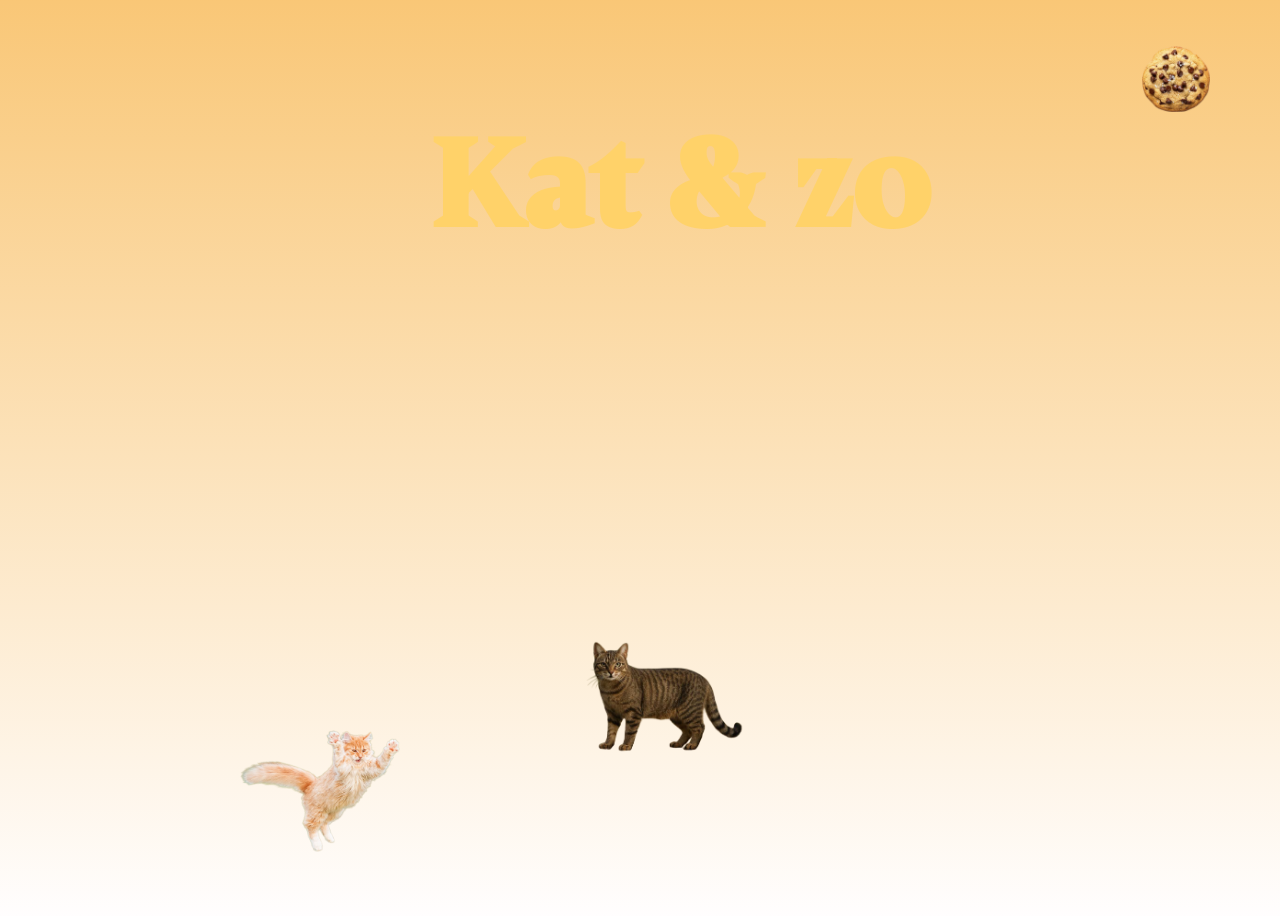
<file: index.html>
<!doctype html>
<html lang="nl">
  <head>
    <meta charset="UTF-8" />
    <meta name="viewport" content="width=device-width, initial-scale=1.0" />
    <meta name="author" content="jouw naam" />
    <meta name="color-scheme" content="dark light" />

    <title>Digital garden van Casper de Graaff</title>
    <link rel="stylesheet" href="assets/style/normal.css" />
    <script src="./script.js" defer></script>

    <!-- Importeer het webring component, voeg jouw eigen domein toe in data-page -->
    <script
      data-page="https://example.com"
      src="http://digitaaltuintje.nl/webring.js"
      defer
    ></script>
    <link rel="icon" href="assets/images/favicon.ico" />
  </head>

  <body class="home">
    <main>
      <header>
        <h1 class="home-h1">Kat & zo</h1>
   
      </header>

      <!-- https://www.youtube.com/watch?v=GH1N2m75eE4 Aria uitleg -->

      <button commandfor="mydialog" command="show-modal">
        <img src="assets/images/Cookie.png" alt="Knop naar cookies" />
      </button>

      <dialog id="mydialog">
        <form method="dialog">
          <p>
            Omdat deze website github gebruikt moeten we deze gegevens
            verzamelen voor <em>microsoft</em> dit is standaard.
          </p>
          <ul>
            <li>
              Uw <em> IP-adres </em> en ongeveer <em> locatie </em> afgeleid
              hieruit Browser
            </li>
            <li>Welk <em>apparaat</em> u gebruikt</li>
            <li>Uw <em>besturingssysteem</em> en technische identificaties</li>
            <li>Uw Opgevraagde URL's/pagina's die u gebruikt</li>
            <li>
              <em
                >Interactie- en gebruiksgegevens Prestatie, beveiligings- en
                foutgegevens Cookies </em
              >, vooral als je bent ingelogd bij GitHub of toestemming geeft
              voor extra analysecookies.
            </li>
          </ul>
          <button
            class="accepteer-knop"
            onclick="setCookie()"
            aria-label="Accepteer cookies"
          >
            Accepteer cookies
          </button>
          <a
            class="weiger-knop"
            href="https://www.google.com"
            aria-label="Weiger cookies"
          >
            Weiger cookies</a
          >
        </form>
      </dialog>
      <a class="kat-link" href="Waarom_een_kat.html">
        <img
          src="assets/images/Domestic-Cat.png"
          alt="Knop naar 'blog' over kat"
        />
      </a>
      <a
        class="spring-kat-link-naar-muziek"
        href="oefeningen/Presentation/Sprint3_liedTekst/Muziek_typografie_interpitatie.html"
      >
        <img
          src="assets/images/Kat-spring.png"
          alt="Knop naar muziektekst interpitatie"
        />
      </a>
    </main>
  </body>
</html>
</file>
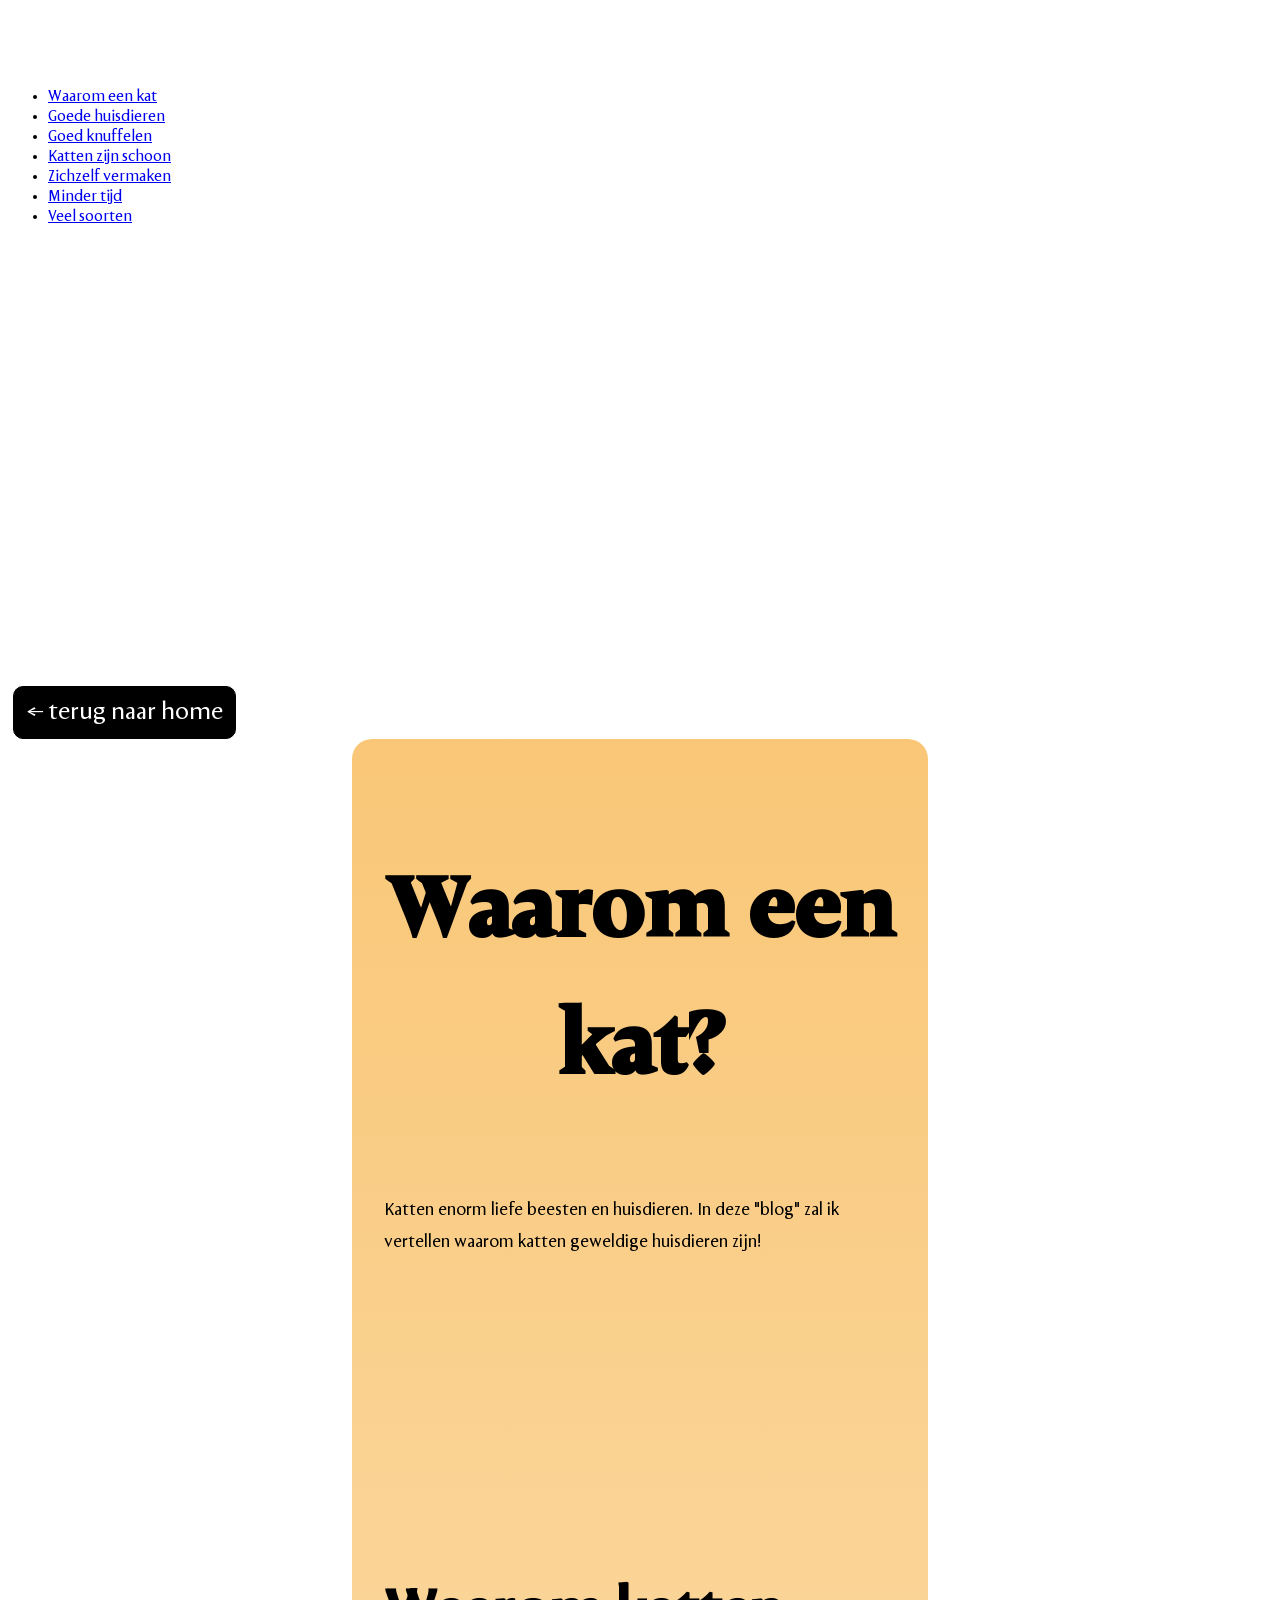
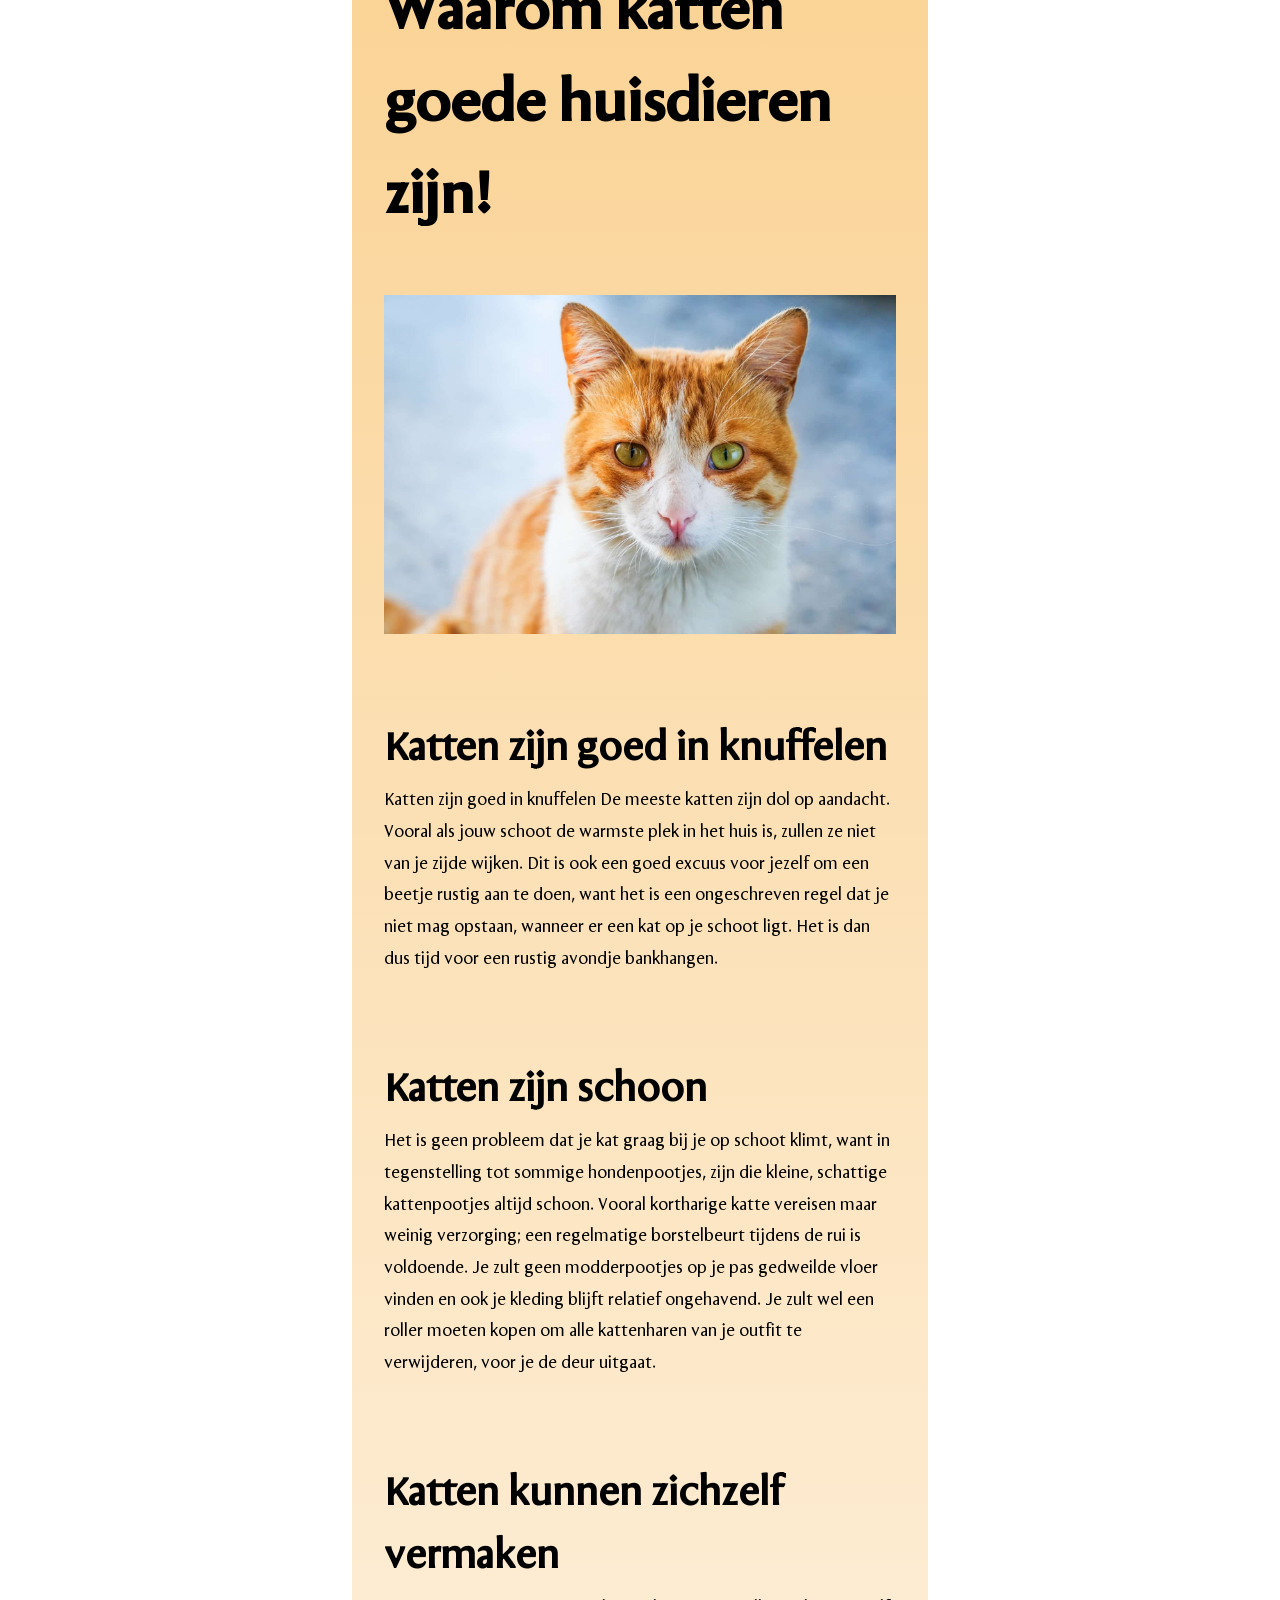
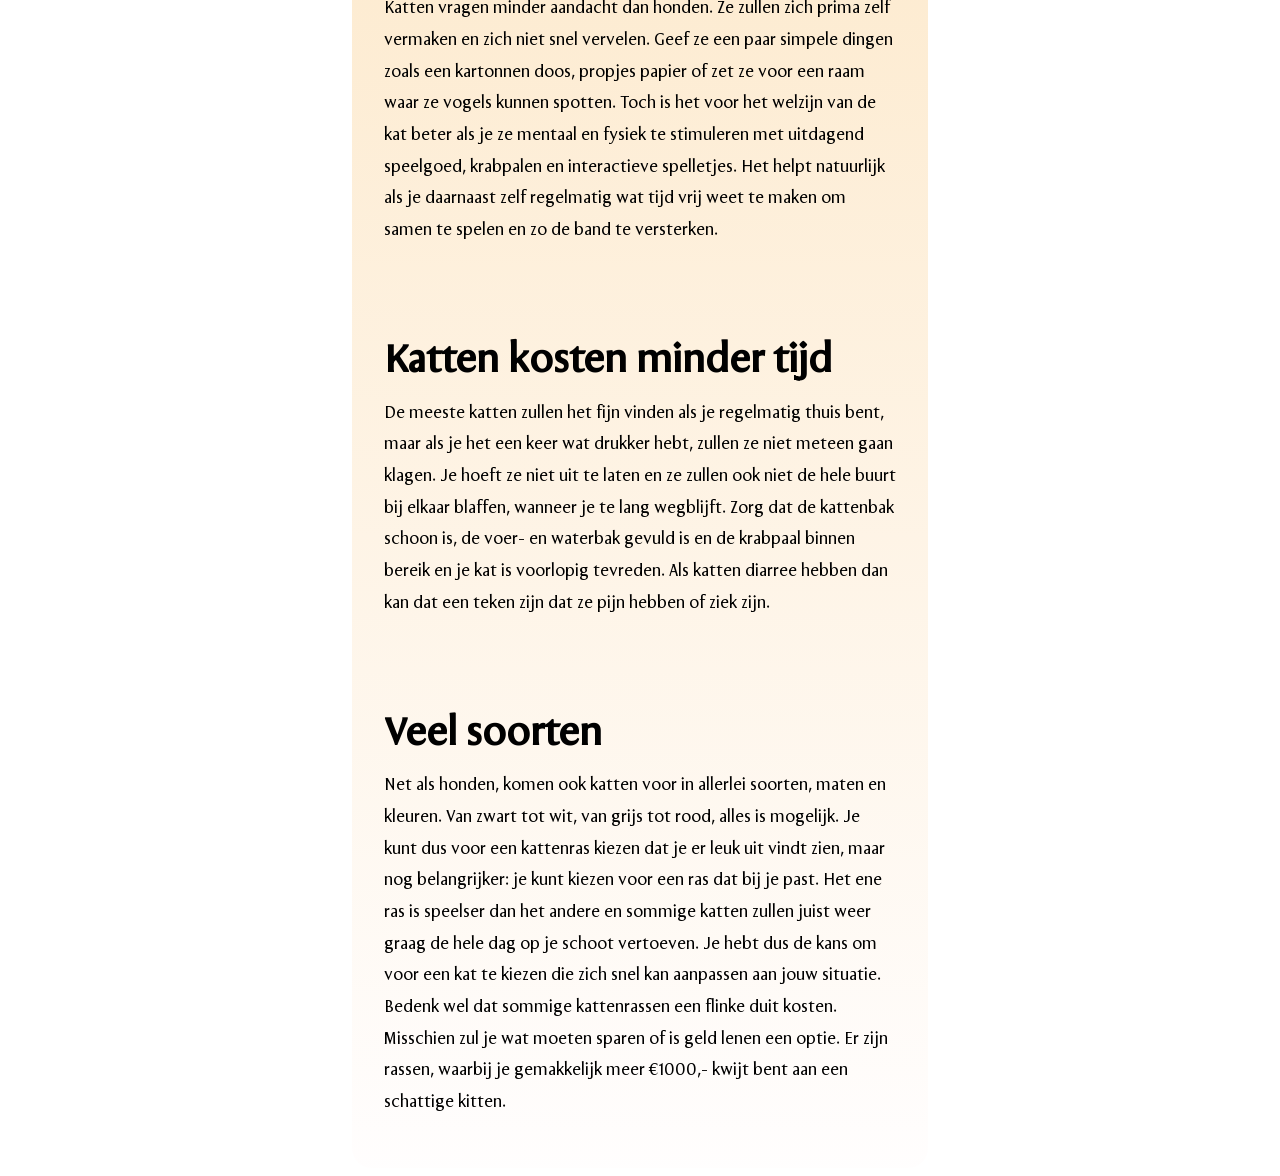
<file: kat.html>
<!doctype html>
<html lang="nl">
  <head>
    <meta charset="UTF-8" />
    <meta name="viewport" content="width=device-width, initial-scale=1.0" />
    <meta name="author" content="jouw naam" />
    <meta name="color-scheme" content="dark light" />

    <title>Blog over waarom een kat.</title>
    <link rel="stylesheet" href="assets/style/normal.css" />
    <script src="script.js" defer></script>

    <!-- Importeer het webring component, voeg jouw eigen domein toe in data-page -->
    <script
      data-page="https://example.com"
      src="http://digitaaltuintje.nl/webring.js"
      defer
    ></script>
  </head>
  <a href="#main">direct naar de hoofdinhoud</a>
  <nav>
    <ul>
      <li><a href="#Waarom_een_kat">Waarom een kat</a></li>
      <li>
        <a href="#goede_huisdieren">Goede huisdieren</a>
      </li>
    </li>
      <li><a href="#knuffelen">Goed knuffelen</a></li>
     <li><a href="#schoon">Katten zijn schoon</a></li>
      <li><a href="#vermaken">Zichzelf vermaken</a></li>
      <li><a href="#minder-tijd">Minder tijd</a></li>
      <li><a href="#maten">Veel soorten</a></li>
    </ul>
  </nav>
  <a class="terug-knop" href="index.html"> terug naar home</a>

  <body class="kat">
    <main id="main">
      <article>
        <h1 id="Waarom_een_kat">Waarom een kat?</h1>

        <p>
          Katten enorm liefe beesten en huisdieren. In deze "blog" zal ik
          vertellen waarom katten geweldige huisdieren zijn!
        </p>
      </article>

      <article>
        <h2 id="goede_huisdieren">Waarom katten goede huisdieren zijn!</h2>

        <picture>
          <source
            srcset="assets/images/Zwarte-kat.png"
            alt="Een zwarte kat met blauwe achtergrond!"
            media="(prefers-color-scheme: dark)"
          />
          <img
            class="kat-foto"
            src="assets/images/Oranje-kat.png"
            alt="Een oranje kat met achtergrond!"
          />
        </picture>

        <!-- bron: https://rubriek.nl/dieren/waarom-katten-de-beste-huisdieren-zijn/ -->

        <h3 id="knuffelen">Katten zijn goed in knuffelen</h3>

        <p>
          Katten zijn goed in knuffelen De meeste katten zijn dol op aandacht.
          Vooral als jouw schoot de warmste plek in het huis is, zullen ze niet
          van je zijde wijken. Dit is ook een goed excuus voor jezelf om een
          beetje rustig aan te doen, want het is een ongeschreven regel dat je
          niet mag opstaan, wanneer er een kat op je schoot ligt. Het is dan dus
          tijd voor een rustig avondje bankhangen.
        </p>
      </article>
      <article>
        <h3 id="schoon">Katten zijn schoon</h3>

        <p>
          Het is geen probleem dat je kat graag bij je op schoot klimt, want in
          tegenstelling tot sommige hondenpootjes, zijn die kleine, schattige
          kattenpootjes altijd schoon. Vooral kortharige katte vereisen maar
          weinig verzorging; een regelmatige borstelbeurt tijdens de rui is
          voldoende. Je zult geen modderpootjes op je pas gedweilde vloer vinden
          en ook je kleding blijft relatief ongehavend. Je zult wel een roller
          moeten kopen om alle kattenharen van je outfit te verwijderen, voor je
          de deur uitgaat.
        </p>
      </article>
      <article>
        <h3 id="vermaken">Katten kunnen zichzelf vermaken</h3>

        <p>
          Katten vragen minder aandacht dan honden. Ze zullen zich prima zelf
          vermaken en zich niet snel vervelen. Geef ze een paar simpele dingen
          zoals een kartonnen doos, propjes papier of zet ze voor een raam waar
          ze vogels kunnen spotten. Toch is het voor het welzijn van de kat
          beter als je ze mentaal en fysiek te stimuleren met uitdagend
          speelgoed, krabpalen en interactieve spelletjes. Het helpt natuurlijk
          als je daarnaast zelf regelmatig wat tijd vrij weet te maken om samen
          te spelen en zo de band te versterken.
        </p>
      </article>
      <article>
        <h3 id="minder-tijd">Katten kosten minder tijd</h3>

        <p>
          De meeste katten zullen het fijn vinden als je regelmatig thuis bent,
          maar als je het een keer wat drukker hebt, zullen ze niet meteen gaan
          klagen. Je hoeft ze niet uit te laten en ze zullen ook niet de hele
          buurt bij elkaar blaffen, wanneer je te lang wegblijft. Zorg dat de
          kattenbak schoon is, de voer- en waterbak gevuld is en de krabpaal
          binnen bereik en je kat is voorlopig tevreden. Als katten diarree
          hebben dan kan dat een teken zijn dat ze pijn hebben of ziek zijn.
        </p>
      </article>
      <article>
        <h3 id="maten">Veel soorten</h3>

        <p>
          Net als honden, komen ook katten voor in allerlei soorten, maten en
          kleuren. Van zwart tot wit, van grijs tot rood, alles is mogelijk. Je
          kunt dus voor een kattenras kiezen dat je er leuk uit vindt zien, maar
          nog belangrijker: je kunt kiezen voor een ras dat bij je past. Het ene
          ras is speelser dan het andere en sommige katten zullen juist weer
          graag de hele dag op je schoot vertoeven. Je hebt dus de kans om voor
          een kat te kiezen die zich snel kan aanpassen aan jouw situatie.
          Bedenk wel dat sommige kattenrassen een flinke duit kosten. Misschien
          zul je wat moeten sparen of is geld lenen een optie. Er zijn rassen,
          waarbij je gemakkelijk meer €1000,- kwijt bent aan een schattige
          kitten.
        </p>
      </article>
    </main>

    <footer></footer>
  </body>
</html>
</file>
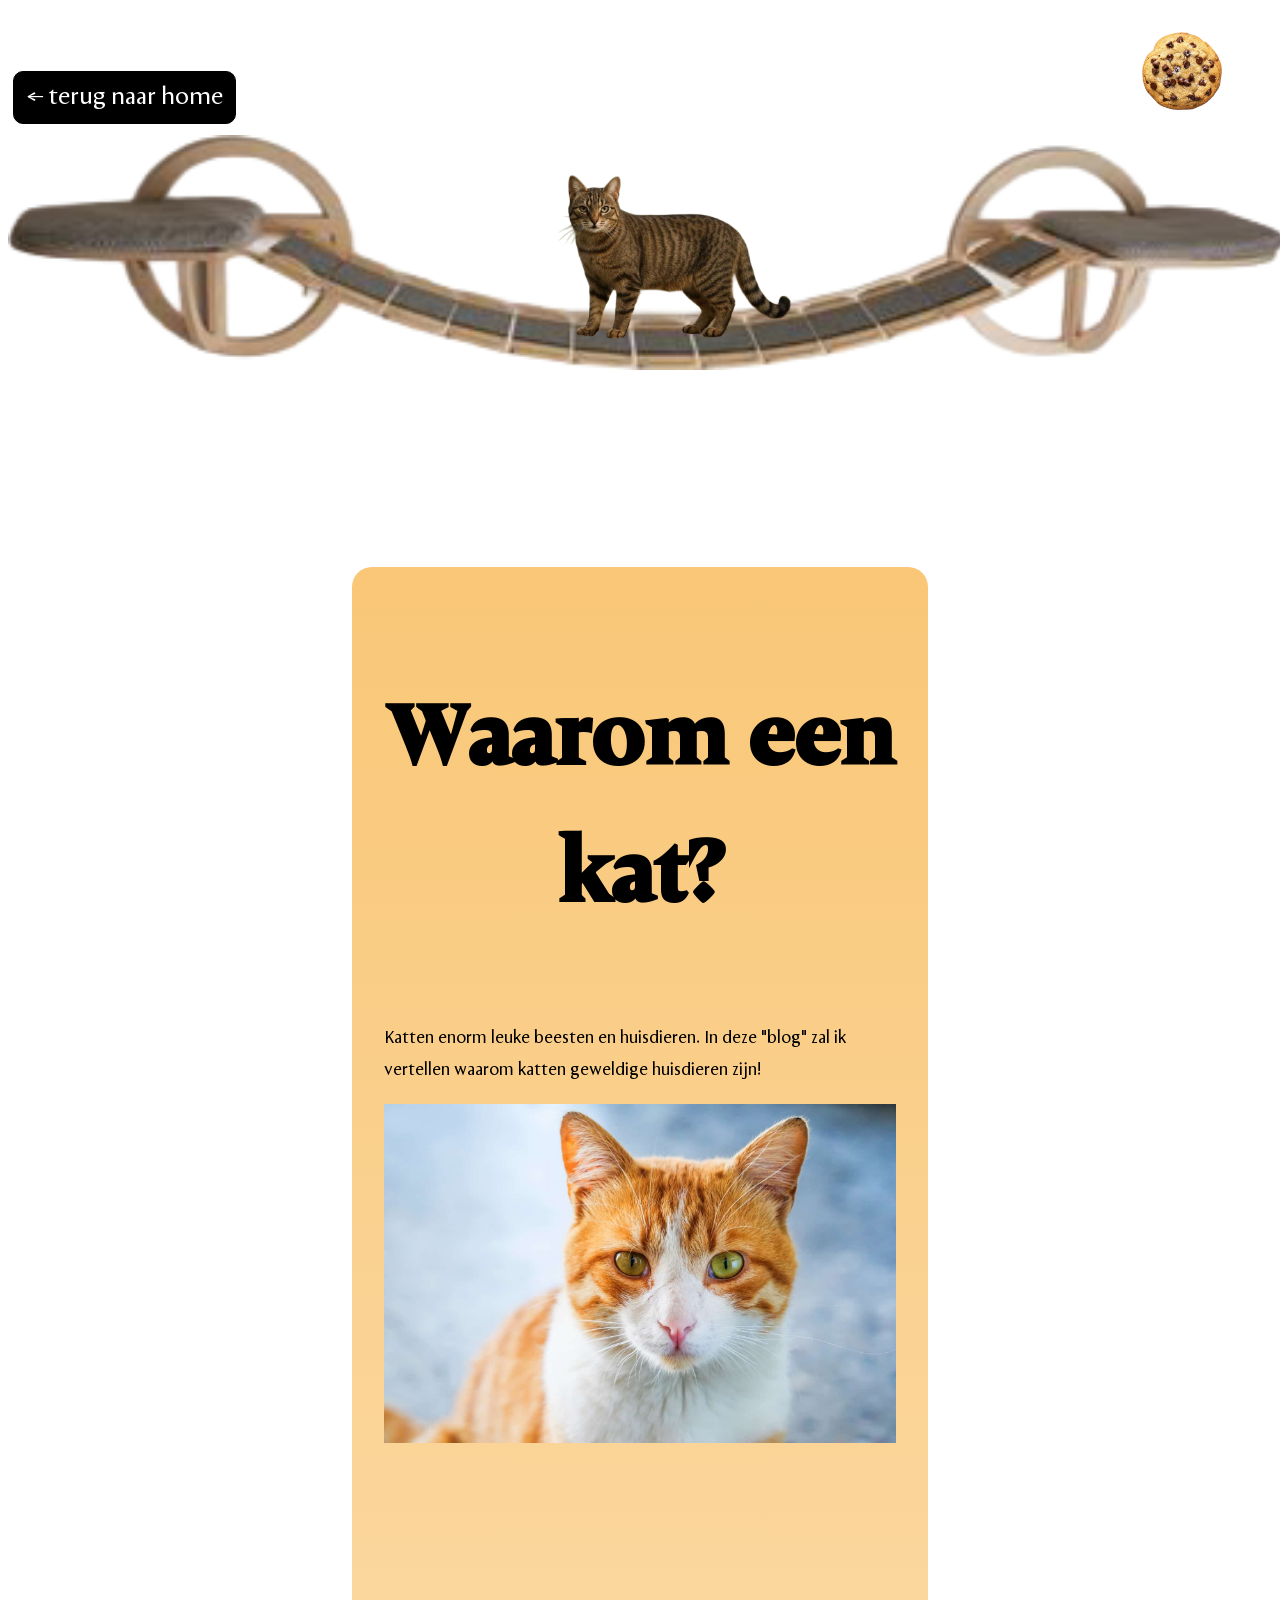
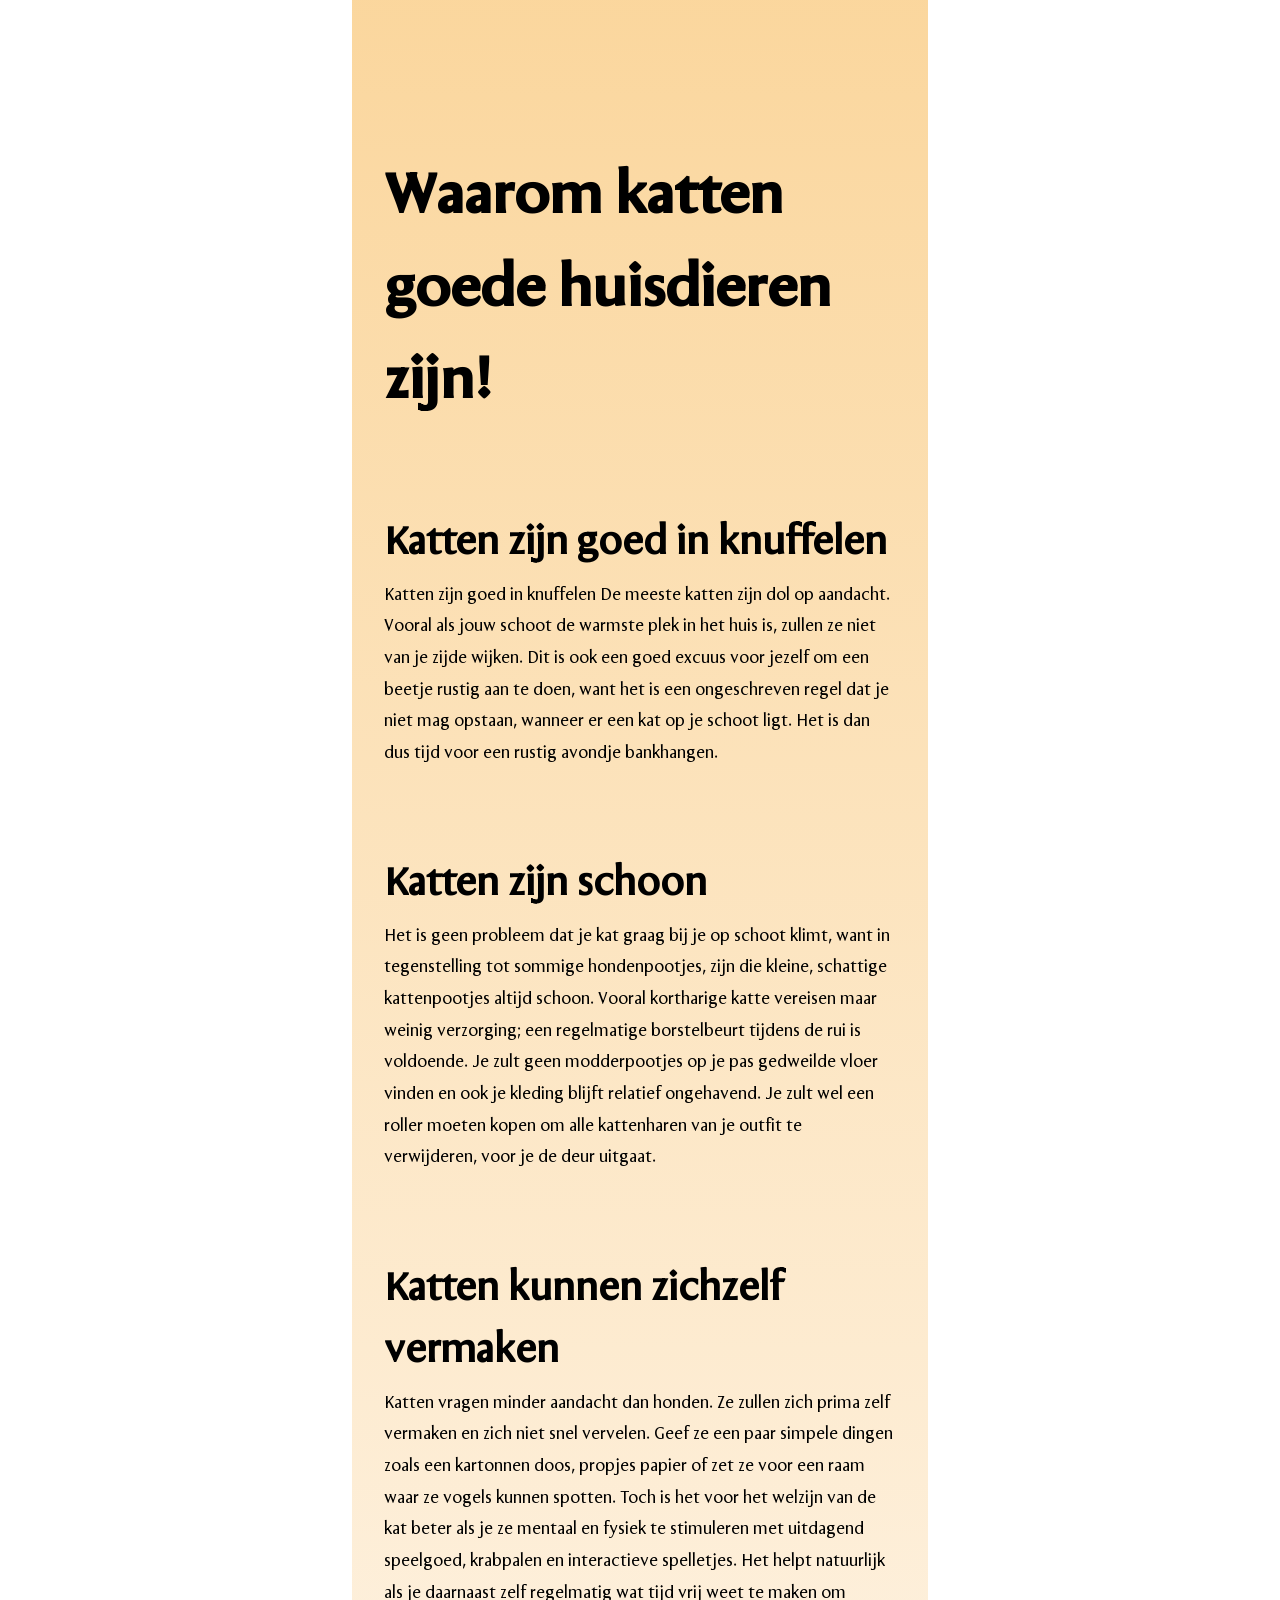
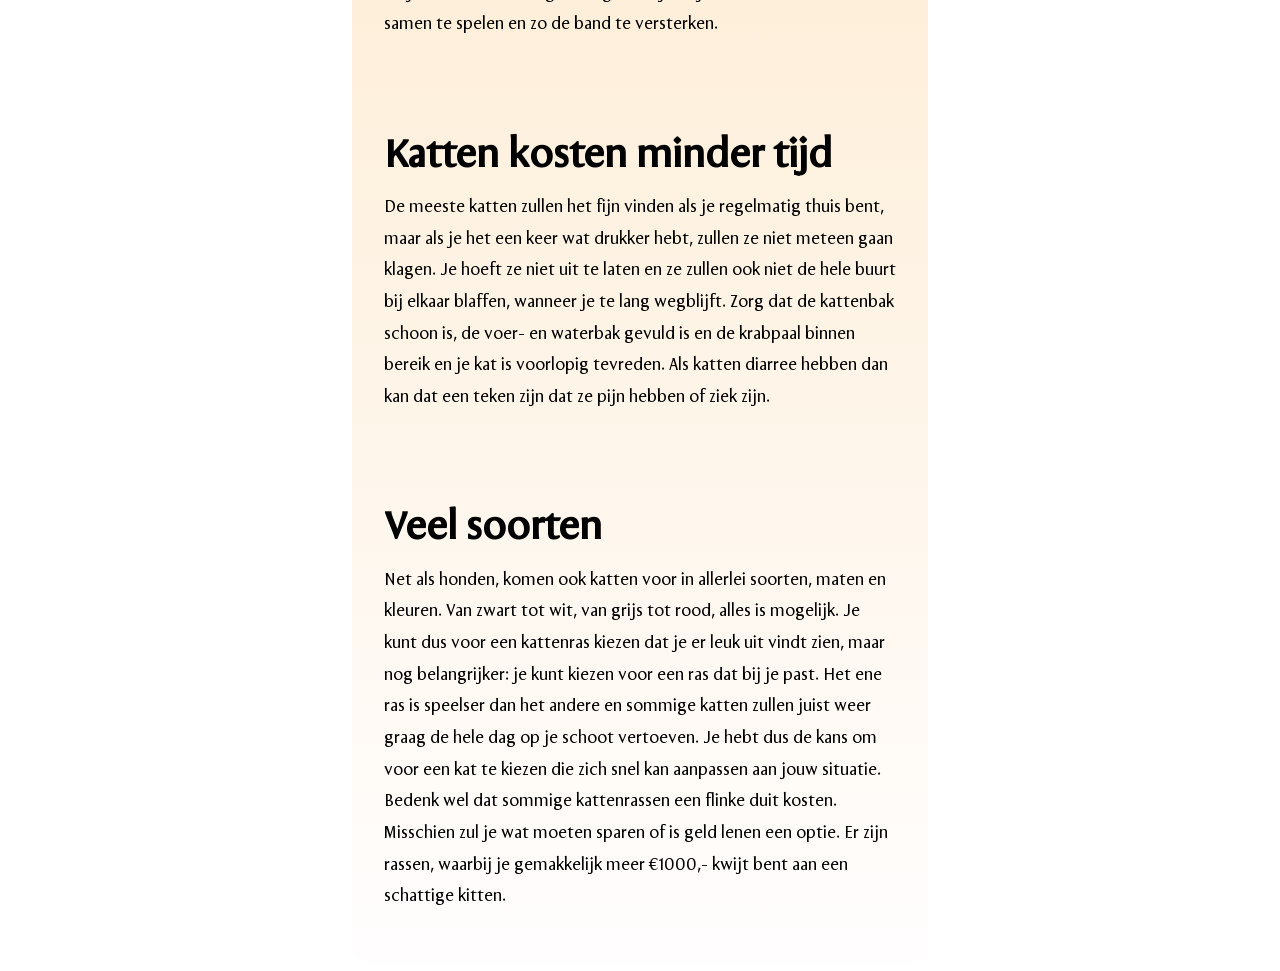
<file: Waarom_een_kat.html>
<!doctype html>
<html lang="nl">
  <head>
    <meta charset="UTF-8" />
    <meta name="viewport" content="width=device-width, initial-scale=1.0" />
    <meta name="author" content="jouw naam" />
    <meta name="color-scheme" content="dark light" />

    <title>Blog over waarom een kat.</title>
    <link rel="stylesheet" href="assets/style/normal.css" />
    <script src="script.js" defer></script>

    <!-- Importeer het webring component, voeg jouw eigen domein toe in data-page -->
    <script
      data-page="https://example.com"
      src="http://digitaaltuintje.nl/webring.js"
      defer
    ></script>
  </head>
  <a aria-label=" Direct naar hoofdinhoud">
    href="#main">direct naar de hoofdinhoud
  </a>

  <nav>
    <button commandfor="mydialog" command="show-modal">
      <img src="assets/images/Cookie.png" alt="Knop naar cookies" />
    </button>

    <dialog id="mydialog">
      <form method="dialog">
        <p>
          Omdat deze website github gebruikt moeten we deze gegevens verzamelen
          voor <em>microsoft</em> dit is standaard.
        </p>
        <ul>
          <li>
            Uw <em> IP-adres </em> en ongeveer <em> locatie </em> afgeleid
            hieruit Browser
          </li>
          <li>Welk <em>apparaat</em> u gebruikt</li>
          <li>Uw <em>besturingssysteem</em> en technische identificaties</li>
          <li>Uw Opgevraagde URL's/pagina's die u gebruikt</li>
          <li>
            <em
              >Interactie- en gebruiksgegevens Prestatie, beveiligings- en
              foutgegevens Cookies </em
            >, vooral als je bent ingelogd bij GitHub of toestemming geeft voor
            extra analysecookies.
          </li>
        </ul>
        <button
          class="accepteer-knop"
          onclick="setCookie()"
          aria-label="Accepteer cookies"
        >
          Accepteer cookies
        </button>
        <a
          class="weiger-knop"
          href="https://www.google.com"
          aria-label="Weiger cookies"
        >
          Weiger cookies</a
        >
      </form>
    </dialog>
    <a class="terug-knop" href="index.html" aria-label="Terug naar homescherm">
      terug naar home</a
    >

    <a class="kat-link2" href="index.html">
      <img src="assets/images/Domestic-Cat.png" alt="Knop terug naar home" />
    </a>

    <img src="assets/images/Cat-bridge.png" alt="A cat bridge" />
  </nav>
  <body class="kat">
    <main id="main">
      <article>
        <h1 id="Waarom_een_kat">Waarom een kat?</h1>

        <p>
          Katten enorm leuke beesten en huisdieren. In deze "blog" zal ik
          vertellen waarom katten geweldige huisdieren zijn!
        </p>
      </article>

      <picture>
        <source
          srcset="assets/images/Zwarte-kat.png"
          alt="Een zwarte kat met blauwe achtergrond!"
          media="(prefers-color-scheme: dark)"
        />
        <img
          class="kat-foto"
          src="assets/images/Oranje-kat.png"
          alt="Een oranje kat met achtergrond!"
        />
      </picture>

      <article>
        <h2 id="goede_huisdieren">Waarom katten goede huisdieren zijn!</h2>

        <!-- bron: https://rubriek.nl/dieren/waarom-katten-de-beste-huisdieren-zijn/ -->

        <h3 id="knuffelen">Katten zijn goed in knuffelen</h3>

        <p>
          Katten zijn goed in knuffelen De meeste katten zijn dol op aandacht.
          Vooral als jouw schoot de warmste plek in het huis is, zullen ze niet
          van je zijde wijken. Dit is ook een goed excuus voor jezelf om een
          beetje rustig aan te doen, want het is een ongeschreven regel dat je
          niet mag opstaan, wanneer er een kat op je schoot ligt. Het is dan dus
          tijd voor een rustig avondje bankhangen.
        </p>
      </article>
      <article>
        <h3 id="schoon">Katten zijn schoon</h3>

        <p>
          Het is geen probleem dat je kat graag bij je op schoot klimt, want in
          tegenstelling tot sommige hondenpootjes, zijn die kleine, schattige
          kattenpootjes altijd schoon. Vooral kortharige katte vereisen maar
          weinig verzorging; een regelmatige borstelbeurt tijdens de rui is
          voldoende. Je zult geen modderpootjes op je pas gedweilde vloer vinden
          en ook je kleding blijft relatief ongehavend. Je zult wel een roller
          moeten kopen om alle kattenharen van je outfit te verwijderen, voor je
          de deur uitgaat.
        </p>
      </article>
      <article>
        <h3 id="vermaken">Katten kunnen zichzelf vermaken</h3>

        <p>
          Katten vragen minder aandacht dan honden. Ze zullen zich prima zelf
          vermaken en zich niet snel vervelen. Geef ze een paar simpele dingen
          zoals een kartonnen doos, propjes papier of zet ze voor een raam waar
          ze vogels kunnen spotten. Toch is het voor het welzijn van de kat
          beter als je ze mentaal en fysiek te stimuleren met uitdagend
          speelgoed, krabpalen en interactieve spelletjes. Het helpt natuurlijk
          als je daarnaast zelf regelmatig wat tijd vrij weet te maken om samen
          te spelen en zo de band te versterken.
        </p>
      </article>
      <article>
        <h3 id="minder-tijd">Katten kosten minder tijd</h3>

        <p>
          De meeste katten zullen het fijn vinden als je regelmatig thuis bent,
          maar als je het een keer wat drukker hebt, zullen ze niet meteen gaan
          klagen. Je hoeft ze niet uit te laten en ze zullen ook niet de hele
          buurt bij elkaar blaffen, wanneer je te lang wegblijft. Zorg dat de
          kattenbak schoon is, de voer- en waterbak gevuld is en de krabpaal
          binnen bereik en je kat is voorlopig tevreden. Als katten diarree
          hebben dan kan dat een teken zijn dat ze pijn hebben of ziek zijn.
        </p>
      </article>
      <article>
        <h3 id="maten">Veel soorten</h3>

        <p>
          Net als honden, komen ook katten voor in allerlei soorten, maten en
          kleuren. Van zwart tot wit, van grijs tot rood, alles is mogelijk. Je
          kunt dus voor een kattenras kiezen dat je er leuk uit vindt zien, maar
          nog belangrijker: je kunt kiezen voor een ras dat bij je past. Het ene
          ras is speelser dan het andere en sommige katten zullen juist weer
          graag de hele dag op je schoot vertoeven. Je hebt dus de kans om voor
          een kat te kiezen die zich snel kan aanpassen aan jouw situatie.
          Bedenk wel dat sommige kattenrassen een flinke duit kosten. Misschien
          zul je wat moeten sparen of is geld lenen een optie. Er zijn rassen,
          waarbij je gemakkelijk meer €1000,- kwijt bent aan een schattige
          kitten.
        </p>
      </article>
    </main>

    <footer></footer>
  </body>
</html>
</file>
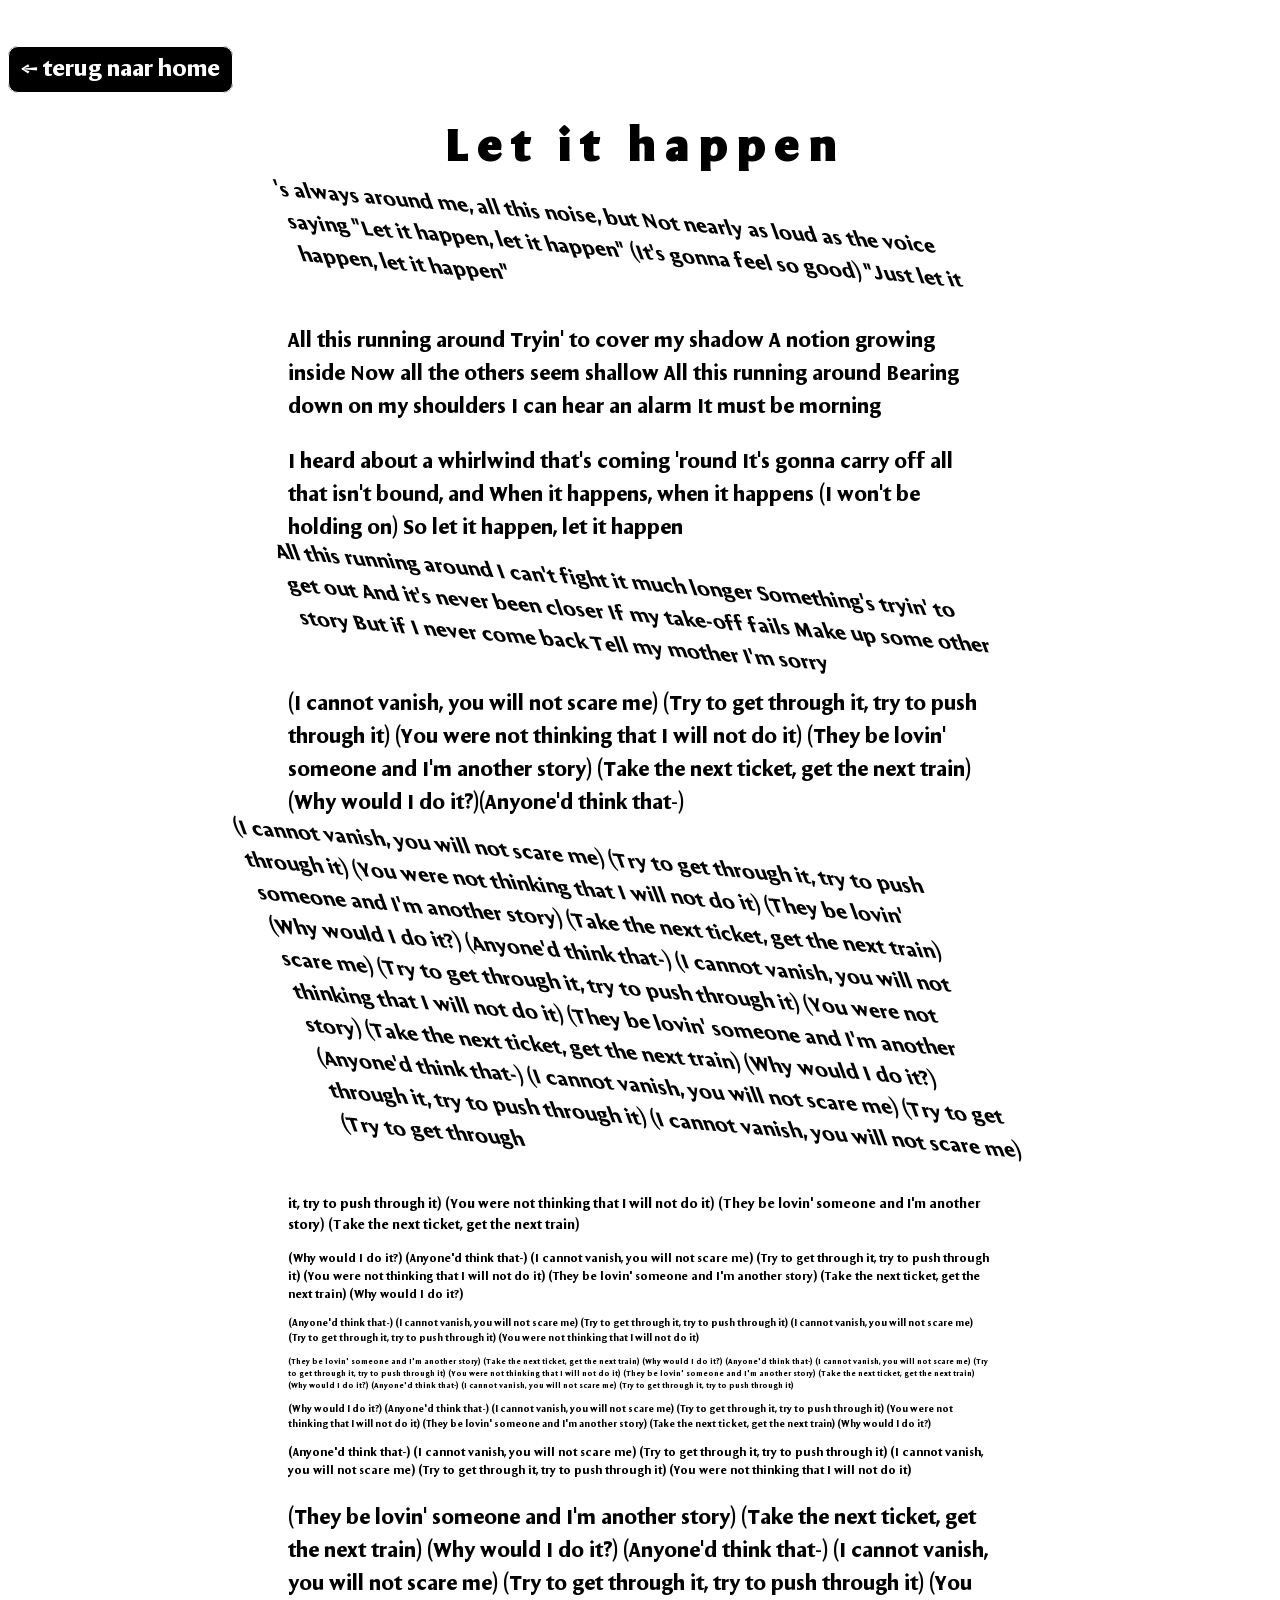
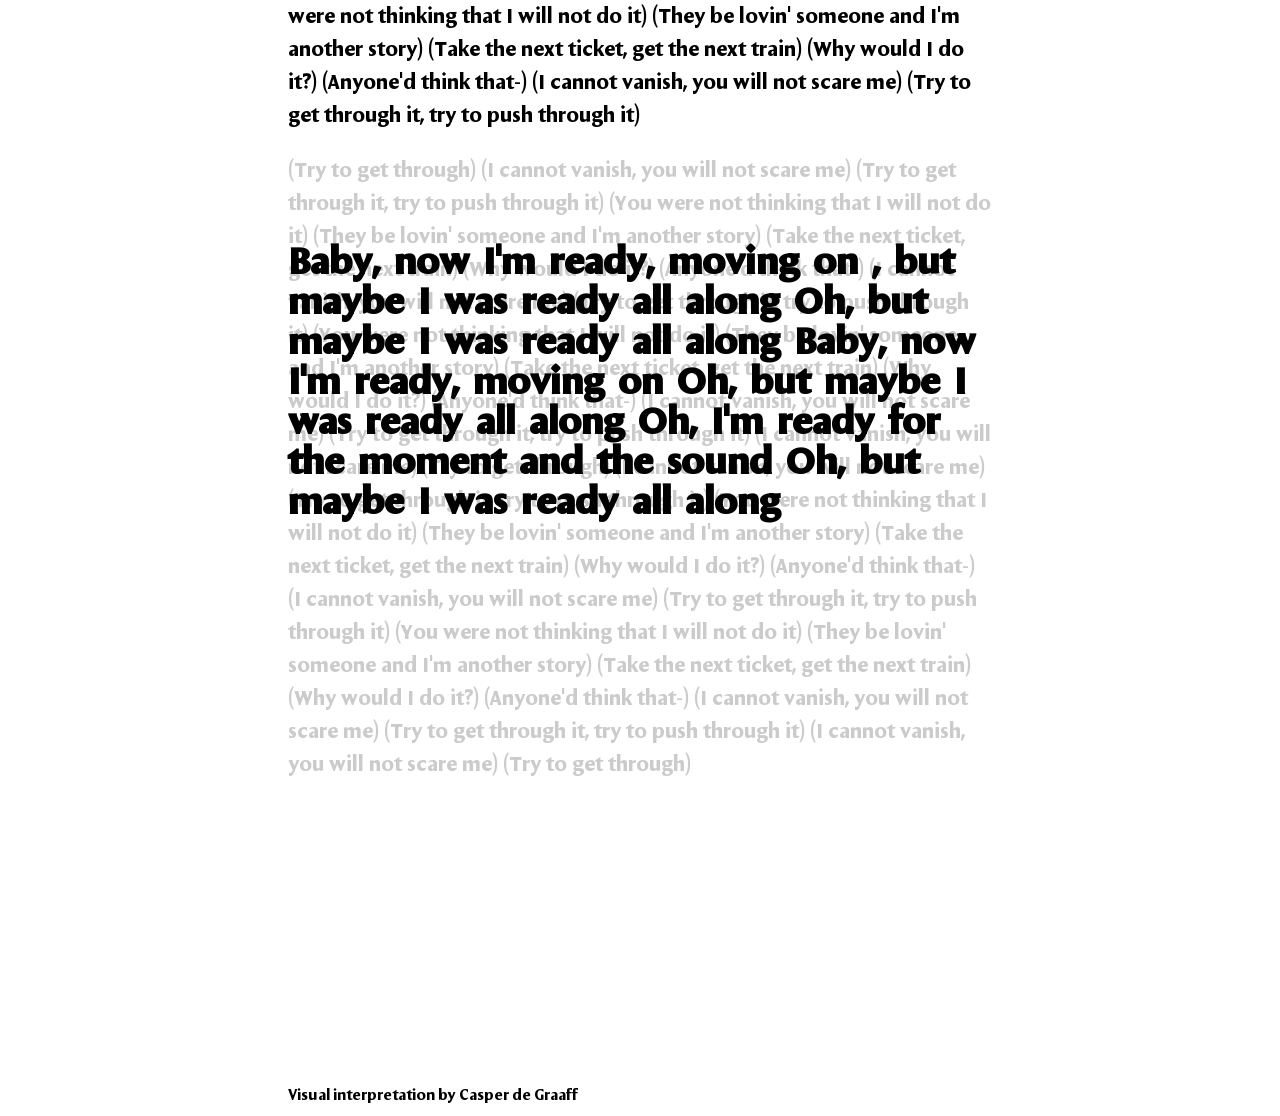
<file: oefeningen/Presentation/Sprint3_liedTekst/letithappen.html>
<!doctype html>
<html lang="en">
  <head>
    <meta charset="UTF-8" />
    <meta name="viewport" content="width=device-width, initial-scale=1.0" />
    <meta http-equiv="X-UA-Compatible" content="ie=edge" />
    <title>Let it happen</title>
    <link rel="stylesheet" href="letithappen.css" />
    <meta name="copyright" content="Design by …" />
    <meta name="description" content="…" />
    <meta name="keywords" content="…" />
  </head>
  <body>
    <!-- Bron maarten te Poele hij heeft mij geholpen. -->
    <header>
      <a class="terug-knop" href="/index.html"> terug naar home</a>

      <h1>
        <span>L</span>
        <span>e</span>
        <span>t</span>
        <span></span>
        <span></span>
        <span>i</span>
        <span>t</span>
        <span></span>
        <span></span>
        <span>h</span>
        <span>a</span>
        <span>p</span>
        <span>p</span>
        <span>e</span>
        <span>n</span>
      </h1>
    </header>
    <main>
      <p>
        's always around me, all this noise, but Not nearly as loud as the voice
        saying "Let it happen, let it happen" (It's gonna feel so good) "Just
        let it happen, let it happen"
      </p>

      <p>
        All this running around Tryin' to cover my shadow A notion growing
        inside Now all the others seem shallow All this running around Bearing
        down on my shoulders I can hear an alarm It must be morning
      </p>

      <p>
        I heard about a whirlwind that's coming 'round It's gonna carry off all
        that isn't bound, and When it happens, when it happens (I won't be
        holding on) So let it happen, let it happen
      </p>

      <p>
        All this running around I can't fight it much longer Something's tryin'
        to get out And it's never been closer If my take-off fails Make up some
        other story But if I never come back Tell my mother I'm sorry
      </p>

      <p>
        (I cannot vanish, you will not scare me) (Try to get through it, try to
        push through it) (You were not thinking that I will not do it) (They be
        lovin' someone and I'm another story) (Take the next ticket, get the
        next train) (Why would I do it?)(Anyone'd think that-)
      </p>

      <p>
        (I cannot vanish, you will not scare me) (Try to get through it, try to
        push through it) (You were not thinking that I will not do it) (They be
        lovin' someone and I'm another story) (Take the next ticket, get the
        next train) (Why would I do it?) (Anyone'd think that-) (I cannot
        vanish, you will not scare me) (Try to get through it, try to push
        through it) (You were not thinking that I will not do it) (They be
        lovin' someone and I'm another story) (Take the next ticket, get the
        next train) (Why would I do it?) (Anyone'd think that-) (I cannot
        vanish, you will not scare me) (Try to get through it, try to push
        through it) (I cannot vanish, you will not scare me) (Try to get through
      </p>
      <p class="p1">
        it, try to push through it) (You were not thinking that I will not do
        it) (They be lovin' someone and I'm another story) (Take the next
        ticket, get the next train)
      </p>
      <p class="p2">
        (Why would I do it?) (Anyone'd think that-) (I cannot vanish, you will
        not scare me) (Try to get through it, try to push through it) (You were
        not thinking that I will not do it) (They be lovin' someone and I'm
        another story) (Take the next ticket, get the next train) (Why would I
        do it?)
      </p>
      <p class="p3">
        (Anyone'd think that-) (I cannot vanish, you will not scare me) (Try to
        get through it, try to push through it) (I cannot vanish, you will not
        scare me) (Try to get through it, try to push through it) (You were not
        thinking that I will not do it)
      </p>
      <p class="p4">
        (They be lovin' someone and I'm another story) (Take the next ticket,
        get the next train) (Why would I do it?) (Anyone'd think that-) (I
        cannot vanish, you will not scare me) (Try to get through it, try to
        push through it) (You were not thinking that I will not do it) (They be
        lovin' someone and I'm another story) (Take the next ticket, get the
        next train) (Why would I do it?) (Anyone'd think that-) (I cannot
        vanish, you will not scare me) (Try to get through it, try to push
        through it)
      </p>
      <p class="p3">
        (Why would I do it?) (Anyone'd think that-) (I cannot vanish, you will
        not scare me) (Try to get through it, try to push through it) (You were
        not thinking that I will not do it) (They be lovin' someone and I'm
        another story) (Take the next ticket, get the next train) (Why would I
        do it?)
      </p>
      <p class="p2">
        (Anyone'd think that-) (I cannot vanish, you will not scare me) (Try to
        get through it, try to push through it) (I cannot vanish, you will not
        scare me) (Try to get through it, try to push through it) (You were not
        thinking that I will not do it)
      </p>

      <p>
        (They be lovin' someone and I'm another story) (Take the next ticket,
        get the next train) (Why would I do it?) (Anyone'd think that-) (I
        cannot vanish, you will not scare me) (Try to get through it, try to
        push through it) (You were not thinking that I will not do it) (They be
        lovin' someone and I'm another story) (Take the next ticket, get the
        next train) (Why would I do it?) (Anyone'd think that-) (I cannot
        vanish, you will not scare me) (Try to get through it, try to push
        through it)
      </p>

      <p class="opacity-p">
        (Try to get through) (I cannot vanish, you will not scare me) (Try to
        get through it, try to push through it) (You were not thinking that I
        will not do it) (They be lovin' someone and I'm another story) (Take the
        next ticket, get the next train) (Why would I do it?) (Anyone'd think
        that-) (I cannot vanish, you will not scare me) (Try to get through it,
        try to push through it) (You were not thinking that I will not do it)
        (They be lovin' someone and I'm another story) (Take the next ticket,
        get the next train) (Why would I do it?) (Anyone'd think that-) (I
        cannot vanish, you will not scare me) (Try to get through it, try to
        push through it) (I cannot vanish, you will not scare me) (Try to get
        through) (I cannot vanish, you will not scare me) (Try to get through
        it, try to push through it) (You were not thinking that I will not do
        it) (They be lovin' someone and I'm another story) (Take the next
        ticket, get the next train) (Why would I do it?) (Anyone'd think that-)
        (I cannot vanish, you will not scare me) (Try to get through it, try to
        push through it) (You were not thinking that I will not do it) (They be
        lovin' someone and I'm another story) (Take the next ticket, get the
        next train) (Why would I do it?) (Anyone'd think that-) (I cannot
        vanish, you will not scare me) (Try to get through it, try to push
        through it) (I cannot vanish, you will not scare me) (Try to get
        through)
      </p>

      <div>
        <strong
          >Baby, now I'm ready, moving on , but maybe I was ready all along Oh,
          but maybe I was ready all along Baby, now I'm ready, moving on Oh, but
          maybe I was ready all along Oh, I'm ready for the moment and the sound
          Oh, but maybe I was ready all along</strong
        >
      </div>
    </main>
    <footer>Visual interpretation by Casper de Graaff</footer>
  </body>
</html>
</file>
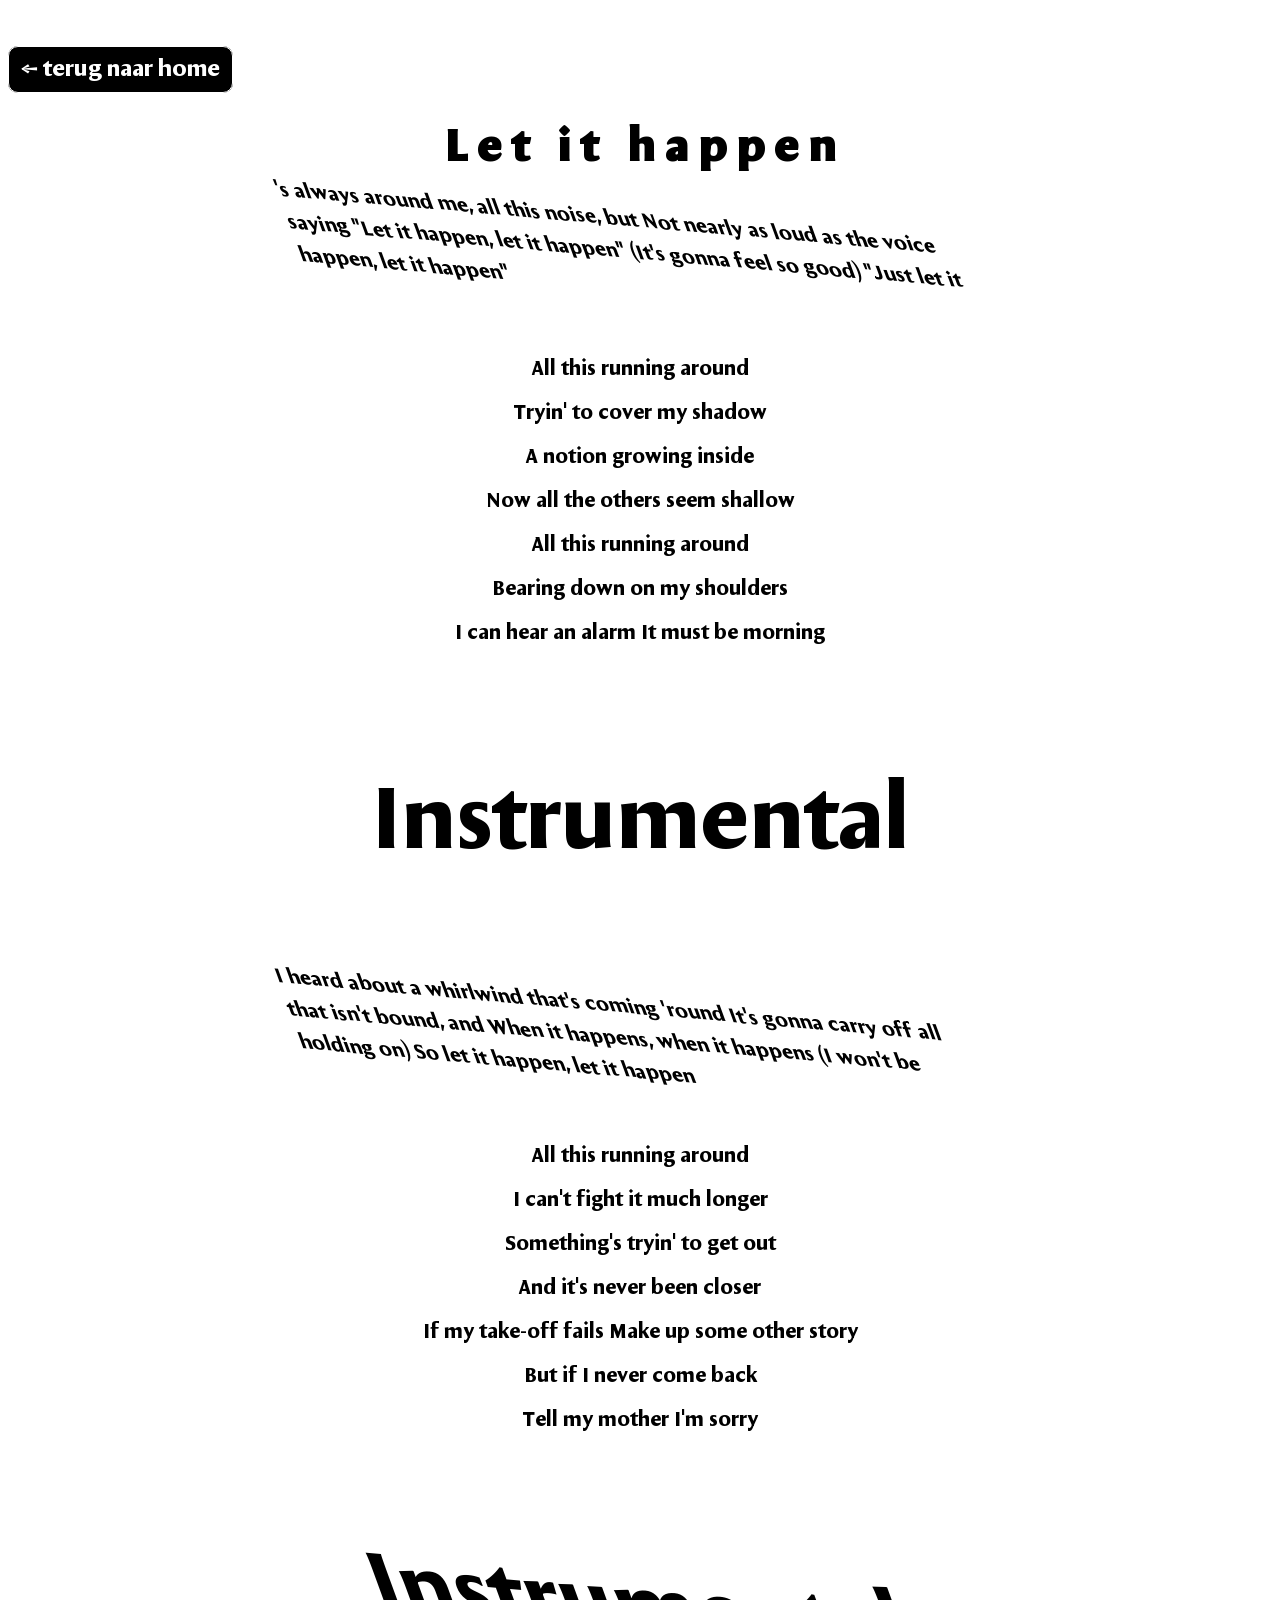
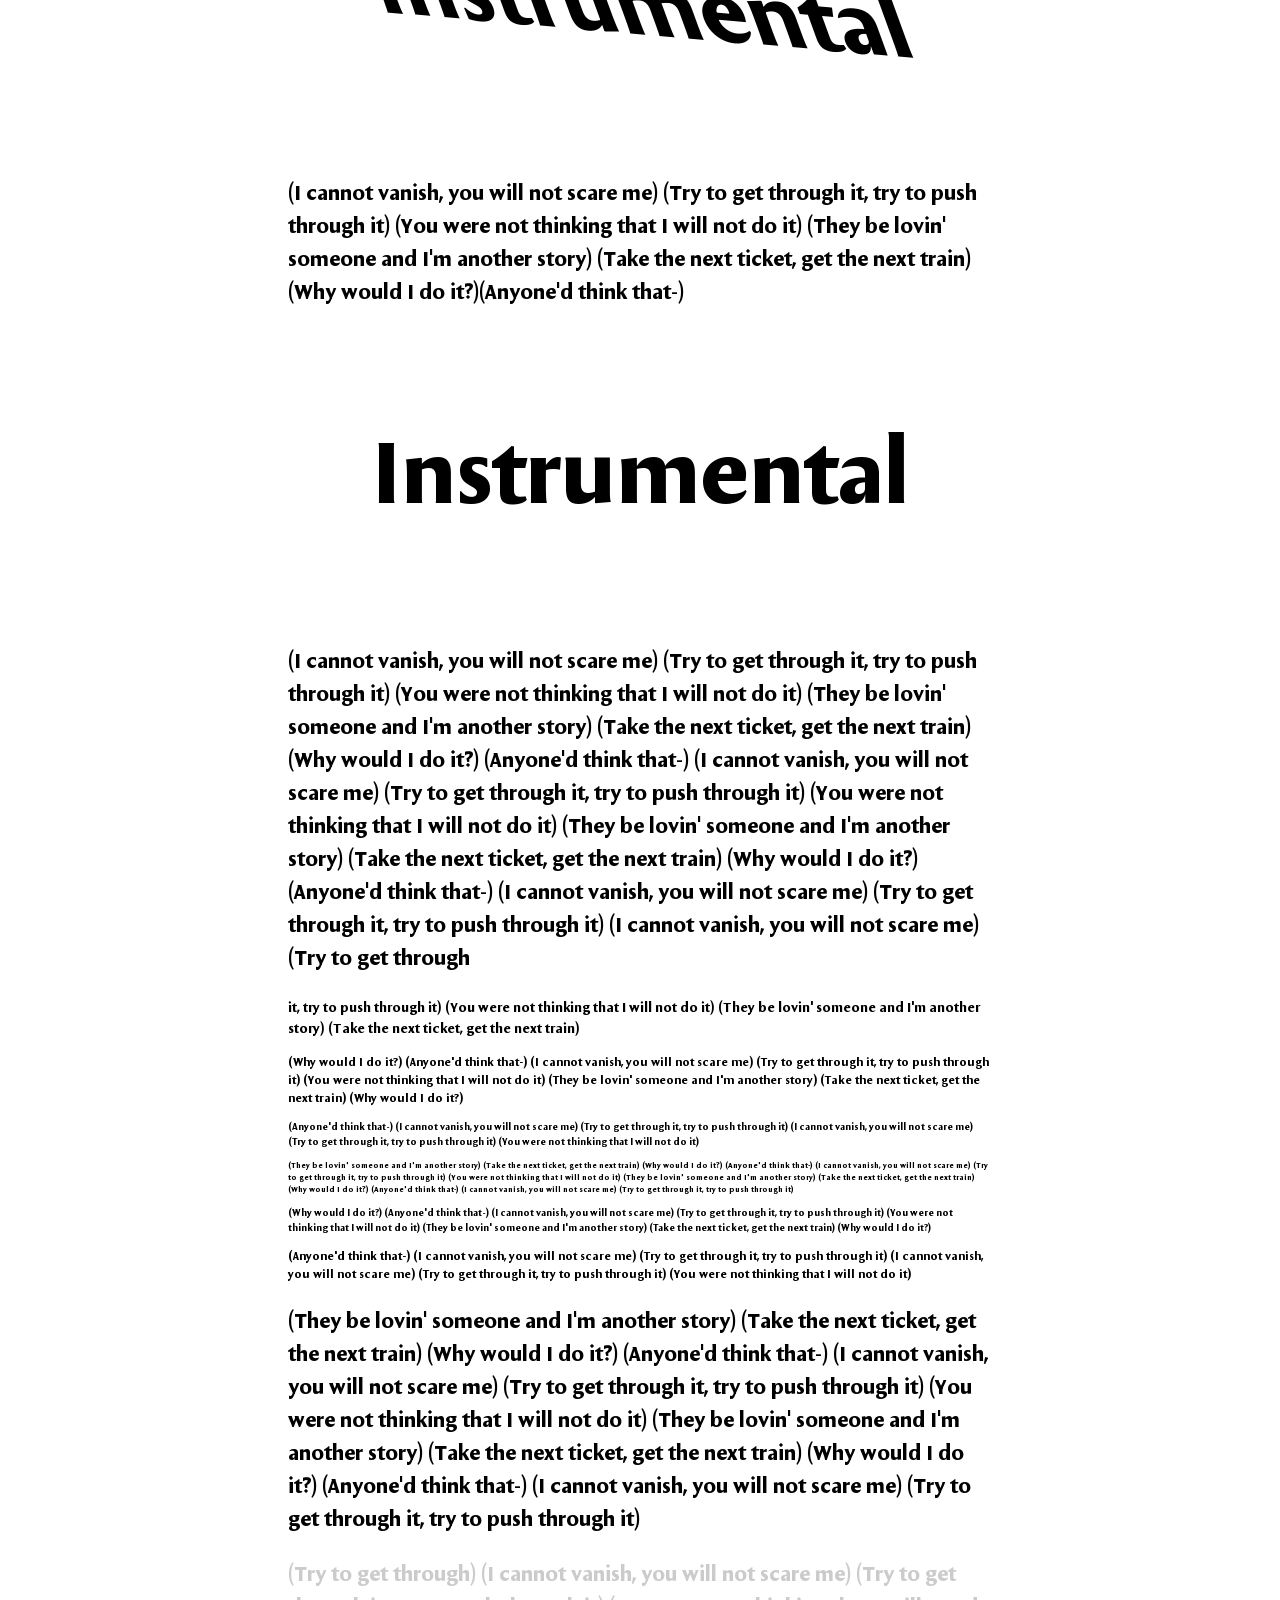
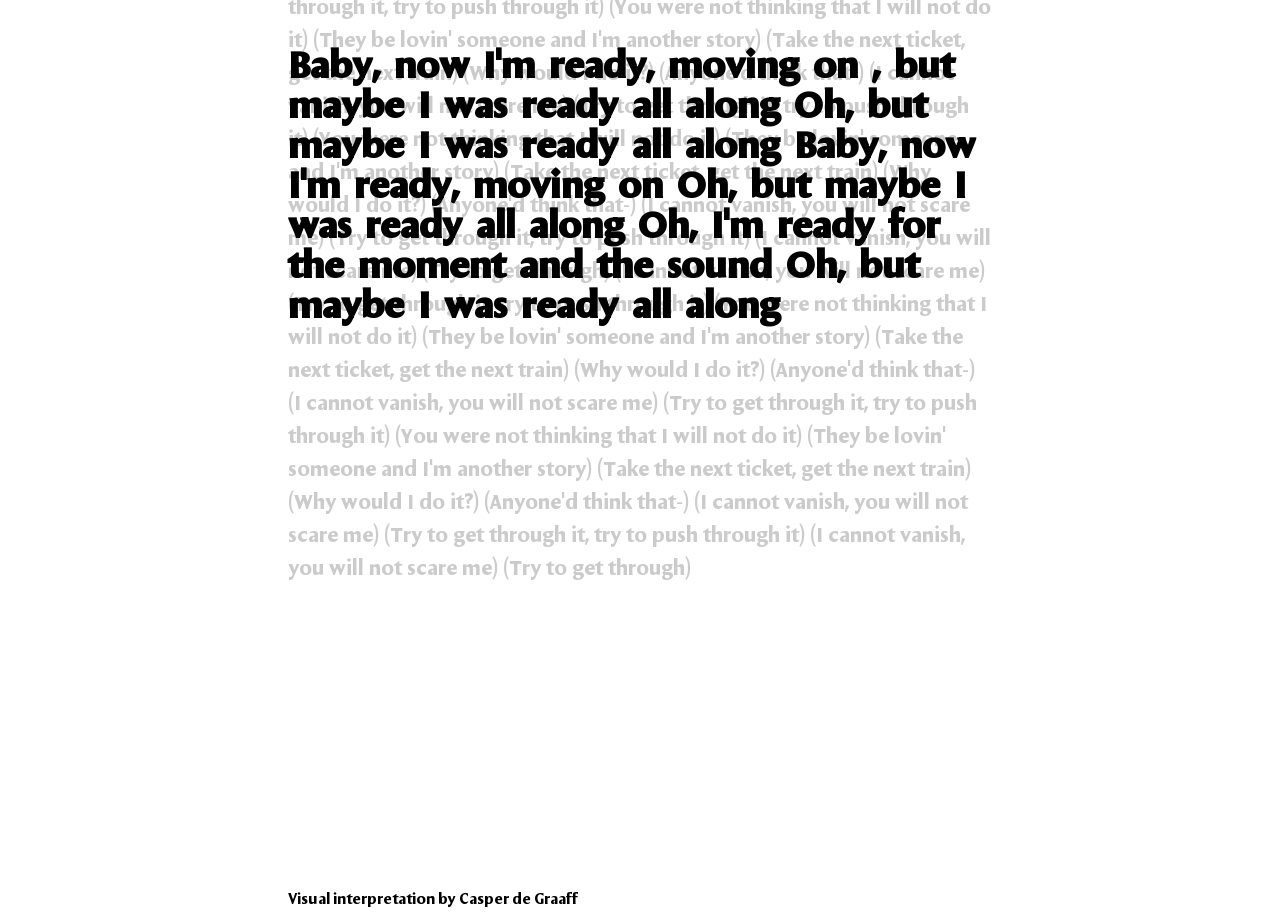
<file: oefeningen/Presentation/Sprint3_liedTekst/Muziek_typografie_interpitatie.html>
<!doctype html>
<html lang="nl">
  <head>
    <meta charset="UTF-8" />
    <meta name="viewport" content="width=device-width, initial-scale=1.0" />
    <meta http-equiv="X-UA-Compatible" content="ie=edge" />
    <title>Let it happen</title>
    <link rel="stylesheet" href="letithappen.css" />
    <meta name="copyright" content="Design by …" />
    <meta name="description" content="…" />
    <meta name="keywords" content="…" />
  </head>
  <body>
    <!-- Bron maarten te Poele hij heeft mij geholpen. -->
    <header>
      <a
        class="terug-knop"
        href="/index.html"
        aria-label="Terug naar homescherm"
      >
        terug naar home</a
      >

      <h1>
        <span>L</span>
        <span>e</span>
        <span>t</span>
        <span></span>
        <span></span>
        <span>i</span>
        <span>t</span>
        <span></span>
        <span></span>
        <span>h</span>
        <span>a</span>
        <span>p</span>
        <span>p</span>
        <span>e</span>
        <span>n</span>
      </h1>
    </header>

    <main>
      <p class="Muziek-pauze">
        's always around me, all this noise, but Not nearly as
        <span> loud </span> as the voice saying "Let it happen, let it happen"
        (It's gonna feel so good) "Just let it happen, let it happen"
      </p>

      <p class="Muziek-slow">
        All this running around <br />
        Tryin' to cover my shadow <br />
        A notion growing inside<br />
        Now all the others seem shallow<br />
        All this running around <br />
        Bearing down on my shoulders <br />
        I can hear an alarm It must be morning
      </p>

      <p class="Animation-slow">Instrumental</p>

      <p>
        I heard about a whirlwind that's coming 'round It's gonna carry off all
        that isn't bound, and When it happens, when it happens (I won't be
        holding on) So let it happen, let it happen
      </p>

      <p class="Muziek-slow">
        All this running around<br />
        I can't fight it much longer <br />
        Something's tryin' to get out<br />
        And it's never been closer <br />
        If my take-off fails Make up some other story<br />
        But if I never come back <br />
        Tell my mother I'm sorry
      </p>

      <p class="Animation-fast">Instrumental</p>

      <p class="vanish">
        (I cannot <span>vanish</span>, you will not scare me) (Try to get
        through it, try to push through it) (You were not thinking that I will
        not do it) (They be lovin' someone and I'm another story) (Take the next
        ticket, get the next train) (Why would I do it?)(Anyone'd think that-)
      </p>

      <p class="Animation-slow2">Instrumental</p>

      <p class="vanish">
        (I cannot <span>vanish</span>, you will not scare me) (Try to get
        through it, try to push through it) (You were not thinking that I will
        not do it) (They be lovin' someone and I'm another story) (Take the next
        ticket, get the next train) (Why would I do it?) (Anyone'd think that-)
        (I cannot <span>vanish</span>, you will not scare me) (Try to get
        through it, try to push through it) (You were not thinking that I will
        not do it) (They be lovin' someone and I'm another story) (Take the next
        ticket, get the next train) (Why would I do it?) (Anyone'd think that-)
        (I cannot <span>vanish</span>, you will not scare me) (Try to get
        through it, try to push through it) (I cannot <span>vanish</span>, you
        will not scare me) (Try to get through
      </p>
      <p class="p1">
        it, try to push through it) (You were not thinking that I will not do
        it) (They be lovin' someone and I'm another story) (Take the next
        ticket, get the next train)
      </p>
      <p class="p2">
        (Why would I do it?) (Anyone'd think that-) (I cannot vanish, you will
        not scare me) (Try to get through it, try to push through it) (You were
        not thinking that I will not do it) (They be lovin' someone and I'm
        another story) (Take the next ticket, get the next train) (Why would I
        do it?)
      </p>
      <p class="p3">
        (Anyone'd think that-) (I cannot vanish, you will not scare me) (Try to
        get through it, try to push through it) (I cannot vanish, you will not
        scare me) (Try to get through it, try to push through it) (You were not
        thinking that I will not do it)
      </p>
      <p class="p4">
        (They be lovin' someone and I'm another story) (Take the next ticket,
        get the next train) (Why would I do it?) (Anyone'd think that-) (I
        cannot vanish, you will not scare me) (Try to get through it, try to
        push through it) (You were not thinking that I will not do it) (They be
        lovin' someone and I'm another story) (Take the next ticket, get the
        next train) (Why would I do it?) (Anyone'd think that-) (I cannot
        vanish, you will not scare me) (Try to get through it, try to push
        through it)
      </p>
      <p class="p3">
        (Why would I do it?) (Anyone'd think that-) (I cannot vanish, you will
        not scare me) (Try to get through it, try to push through it) (You were
        not thinking that I will not do it) (They be lovin' someone and I'm
        another story) (Take the next ticket, get the next train) (Why would I
        do it?)
      </p>
      <p class="p2">
        (Anyone'd think that-) (I cannot vanish, you will not scare me) (Try to
        get through it, try to push through it) (I cannot vanish, you will not
        scare me) (Try to get through it, try to push through it) (You were not
        thinking that I will not do it)
      </p>

      <p>
        (They be lovin' someone and I'm another story) (Take the next ticket,
        get the next train) (Why would I do it?) (Anyone'd think that-) (I
        cannot vanish, you will not scare me) (Try to get through it, try to
        push through it) (You were not thinking that I will not do it) (They be
        lovin' someone and I'm another story) (Take the next ticket, get the
        next train) (Why would I do it?) (Anyone'd think that-) (I cannot
        vanish, you will not scare me) (Try to get through it, try to push
        through it)
      </p>

      <p class="opacity-p">
        (Try to get through) (I cannot vanish, you will not scare me) (Try to
        get through it, try to push through it) (You were not thinking that I
        will not do it) (They be lovin' someone and I'm another story) (Take the
        next ticket, get the next train) (Why would I do it?) (Anyone'd think
        that-) (I cannot vanish, you will not scare me) (Try to get through it,
        try to push through it) (You were not thinking that I will not do it)
        (They be lovin' someone and I'm another story) (Take the next ticket,
        get the next train) (Why would I do it?) (Anyone'd think that-) (I
        cannot vanish, you will not scare me) (Try to get through it, try to
        push through it) (I cannot vanish, you will not scare me) (Try to get
        through) (I cannot vanish, you will not scare me) (Try to get through
        it, try to push through it) (You were not thinking that I will not do
        it) (They be lovin' someone and I'm another story) (Take the next
        ticket, get the next train) (Why would I do it?) (Anyone'd think that-)
        (I cannot vanish, you will not scare me) (Try to get through it, try to
        push through it) (You were not thinking that I will not do it) (They be
        lovin' someone and I'm another story) (Take the next ticket, get the
        next train) (Why would I do it?) (Anyone'd think that-) (I cannot
        vanish, you will not scare me) (Try to get through it, try to push
        through it) (I cannot vanish, you will not scare me) (Try to get
        through)
      </p>

      <div>
        <strong
          >Baby, now I'm ready, moving on , but maybe I was ready all along Oh,
          but maybe I was ready all along Baby, now I'm ready, moving on Oh, but
          maybe I was ready all along Oh, I'm ready for the moment and the sound
          Oh, but maybe I was ready all along</strong
        >
      </div>
    </main>
    <footer>Visual interpretation by Casper de Graaff</footer>
  </body>
</html>
</file>
<file: assets/style/normal.css>
/**************************
* MARK: Fonts
**************************/
/* Waarom werkt dit niet???? */
@font-face {
  font-family: "Kat";
  src: url(../type/Cattie-Regular.ttf); /* Modern Browsers */
}

@font-face {
  font-family: "Seraphs";
  src: url(../type/SeraphsVF.woff2) format("woff2"); /* Modern Browsers */
}

/**************************
* MARK: Custom properties
**************************/

html {
  color-scheme: light dark;

  --h1: rgb(255, 210, 105);
  --background-secondary: light-dark(
    rgba(255, 253, 253, 0.75),
    rgba(125, 125, 125, 0.75)
  );
  --background-primary: light-dark(
    rgba(247, 180, 73, 0.75),
    rgba(98, 57, 52, 0.75)
  );
  --Cookies-primairy: light-dark(White, black);
  --Cookies-secondary: light-dark(black, white);
  --knop-text: light-dark(black, white);
  --knop-background: light-dark(white, grey);
  --knop-border: light-dark(black, grey);
  --knop-hover: light-dark(#a8a6a6, #a8a6a6);
  --terugknop-background: light-dark(black, white);
  --terugknop-text: light-dark(white, black);
  --terugknop-hover: light-dark(rgb(62, 61, 61), rgb(219, 203, 203));
  --contrast-light-primairy: light-dark(yellow, black);
  --contrast-light-secondary: light-dark(black, yellow);
  --contrast-light-3: light-dark(yellow, black);
  --contrast-light-text: light-dark(black, yellow);
  --focus: light-dark(black, yellow);
  --font-size-p: 1.1em;
  --font-size-nav-s: 1.25em;
  --font-size-nav-m: 1.15em;
  --line-height: 1.5;
  --border-width: 0.1em;
  --white-space: 2em;

  --step-0: clamp(1rem, 0.9167rem + 0.3704vw, 1.25rem);
  --step-1: clamp(1.2rem, 0.975rem + 1vw, 1.875rem);
  --step-2: clamp(1.44rem, 0.9825rem + 2.0333vw, 2.8125rem);
  --step-3: clamp(1.728rem, 0.8978rem + 3.69vw, 4.2188rem);
  --step-4: clamp(2.0736rem, 0.6554rem + 6.303vw, 6.3281rem);
  --step-5: clamp(2.4883rem, 0.1537rem + 10.3761vw, 9.4922rem);
}

/**************************
* MARK: Algemene Styling
**************************/
html {
  scroll-padding-top: 6em;

  @media (prefers-reduced-motion: no-preference) {
    scroll-behavior: smooth;
  }
}
body > a:nth-of-type(1) {
  position: fixed;
  left: -9999em;

  z-index: 1;
  padding: 0.5em;
  margin: 0.5em;
  background-color: yellow;
  color: mediumblue;
  outline-color: currentcolor;

  &:focus {
    left: 0;
  }
}

img,
svg,
video {
  max-width: 100%;
  width: 13em;
  display: block;
  height: auto;
}

dialog {
  z-index: 10;
  max-width: 32em;

  background-color: var(--Cookies-primairy);
  color: var(--Cookies-secondary);
}

/**************************
* MARK: Nav
**************************/

nav {
  display: flex;
  grid-area: nav;
  margin-top: 5%;
  height: fit-content;
  margin-bottom: 35%;
  img {
    position: absolute;
    top: 15%;
    width: 100vw;
  }
}

*,
*::after,
*::before {
  box-sizing: border-box;
}

/**************************
* MARK: Body
**************************/
/* Scherm 1 body */
.home {
  height: 100dvh;

  background-image: linear-gradient(
    var(--background-primary),
    var(--background-secondary)
  );

  background-image: light-dark(
    url("/assets/images/Huis-licht.png"),
    url("/assets/images/Huis-donker.png")
  );
  background-position: center center;
  background-repeat: no-repeat;
  background-size: cover;
}

/* foto van kat op scherm 2 */
.kat-foto {
  width: 200em;
}

/**************************
* MARK: Body met Grid
**************************/
/* Body van pagina 2 */
.kat {
  overflow-x: hidden;
  grid-template-columns: 1fr auto 1fr;

  grid-template-areas:
    "nav nav nav"
    "knop . ."
    "main main main";

  @media (width > 550px) {
    grid-template-areas:
      "nav nav nav"
      "knop . ."
      ". main .";
  }
  background-image: light-dark(
    url("/assets/images/Huis-licht.png"),
    url("/assets/images/Huis-donker.png")
  );
  background-position: center center;
  background-repeat: no-repeat;
  background-size: cover;
}
@media (prefers-contrast: more) {
  .kat {
    background-color: var(--contrast-light-primairy);
    background-image: none;
  }
}

/**************************
* MARK: Knoppen
**************************/
/* Springende kat knop */
/* Kat in pagina 2 */
.kat-link2 {
  position: absolute;
  left: calc(50% + 1vw - 2em);
  top: calc(10% + 3vh);
  width: 5em;
  height: 5em;

  @media (width > 350px) {
    left: calc(50% + 1vw - 3em);
    top: calc(5% + 1vw);
    width: 10em;
    height: 13em;
  }

  @media (width > 500px) {
    left: calc(50% + 1vw - 6em);
    top: calc(5% + 8vh - 5em);
    width: 15em;
    height: 13em;
  }

  @media (width > 750px) {
    left: calc(50% + 1vw - 6em);
    top: calc(10% + 8vh - 5em);
  }
  @media (width > 1000px) {
    left: calc(50% + 1vw - 6em);
    top: calc(15% + 1vh);
  }
  z-index: 2;
  &:hover {
    filter: drop-shadow(0 0 1em white);
  }
  &:focus {
    border-radius: 3px;
    outline: 0.2em dashed var(--focus);
    filter: drop-shadow(0 0 1em white);
  }
}
/* Kat in net knop */
.kat-link {
  position: absolute;
  left: calc(50% + 2vw);
  top: calc(50% + 8vh);

  @media (aspect-ratio > 736/1308) {
    top: calc(50% + 22vw - 2em);
  }

  translate: -50% -50%;

  width: clamp(7rem, 5.5rem + 7.5vw, 10rem);

  &:hover {
    filter: drop-shadow(0 0 1em white);
  }
  &:focus {
    border-radius: 3px;
    outline: 0.2em dashed var(--focus);
    filter: drop-shadow(0 0 1em white);
  }
}
/* Animatie knop */
.spring-kat-link-naar-muziek {
  position: absolute;

  --size: clamp(7rem, 5.5rem + 7.5vw, 10rem);

  left: calc(50% - 25vw - var(--size) * 0.5);
  top: calc(50% + 40vh - var(--size) * 0.5);

  width: var(--size);

  animation-name: --13-keyframes-animation;
  animation-duration: 6s;
  animation-iteration-count: infinite;

  transform-origin: center bottom;

  @media (prefers-reduced-motion) {
    animation: none;
  }

  img {
    width: 100%;
  }

  &:hover {
    filter: drop-shadow(0 0 1em white);
  }
  &:focus {
    border-radius: 3px;
    outline: 0.2em dashed var(--focus);
    filter: drop-shadow(0 0 1em white);
  }
}

/* Terug knop styling */
.terug-knop {
  grid-area: knop;
  top: 5%;
  left: 5%;

  width: fit-content;
  text-align: center;
  text-decoration: none;
  color: var(--terugknop-text);
  background-color: var(--terugknop-background);

  border: solid 1px;
  border-color: var(--knop-border);
  border-radius: 10px;

  margin-left: 5px;
  padding-top: 10px;
  padding-bottom: 10px;
  padding-left: 13px;
  padding-right: 12px;

  &::before {
    content: "←";
  }
  &:hover {
    background-color: var(--terugknop-hover);
  }
  @media (width > 700px) {
    font-size: 25px;
  }
}
button,
summary {
  cursor: pointer;
}
/* Dit is de style voor cookie knoppen. */
.weiger-knop,
.accepteer-knop {
  background-color: var(--knop-background);
  border-radius: 3px;
  text-align: center;
  text-decoration: none;
  color: var(--knop-text);
  border: solid 1px;
  border-color: var(--knop-border);
  font-size: 16px;
  margin: 10px;
  padding: 10px;
  display: flex;
  width: min-content;
  text-wrap: nowrap;
  &:hover {
    background-color: var(--knop-hover);
  }
}

.accepteer-knop {
  justify-self: end;
}
/* Invidu styling voor weiger knop */

/* Code voor de cookie plaatje aanpassen. */
main > button {
  appearance: none;
  border: none;
  background: none;
  position: absolute;
  top: 5%;
  right: 5%;
  width: 5em;

  &:hover {
    filter: drop-shadow(0 0 1em white);
  }
  &:focus {
    border-radius: 3px;
    outline: 0.2em dashed var(--focus);
    filter: drop-shadow(0 0 1em white);
  }
}

nav > button {
  appearance: none;
  border: none;
  background: none;

  position: absolute;
  /* Top is hieranders, omdat de height anders niet werkt voor de focus. Anders zou het ook 5% zijn */
  top: 2%;
  right: 5%;
  height: 6em;
  width: 5em;
  &:hover {
    filter: drop-shadow(0 0 1em white);
  }
  &:focus {
    border-radius: 3px;
    outline: 0.2em dashed var(--focus);
    filter: drop-shadow(0 0 1em white);
  }
}

body.consent main > button {
  img {
    content: url("../images/Gegeten-Cookie.png");
  }
}

/* Wow ik heb het gefixt :) */
body.consent nav > button {
  img {
    content: url("../images/Gegeten-Cookie.png");
  }
}
a,
button,
input,
select,
textarea {
  font: inherit;
  &:focus-visible {
    border-radius: 3px;
    outline: 0.2em dashed var(--focus);
  }
}

/**************************
* MARK: Typografie
**************************/
/* Code voor de background in home voor H1 */
.home-h1 {
  color: var(--h1);
  position: absolute;
  top: 0;
  left: calc(30% + 3.5vw);

  font-size: var(--step-5);

  font-family: "Seraphs", sans-serif;
}
h1 {
  text-align: center;
  font-size: var(--step-4);
  font-variation-settings:
    "wght" 200,
    "SRFS" 30;
}
h2 {
  margin-top: 5em;
  font-size: var(--step-3);
  font-variation-settings:
    "wght" 150,
    "SRFS" 0;
}
h3 {
  margin-top: 2em;
  margin-bottom: 5px;
  font-size: var(--step-2);
  font-variation-settings:
    "wght" 130,
    "SRFS" 0;
}
h4 {
  font-size: var(--step-0);
  font-variation-settings:
    "wght" 115,
    "SRFS" 0;
}

p {
  margin-top: 5px;
  line-height: 1.8;
  font-size: var(--font-size-p);
  @media (prefers-contrast: more) {
    color: var(--contrast-light-text);
  }
}
/* Body van scherm 2 */
.kat {
  font-family: "Seraphs", sans-serif;
  font-variation-settings:
    "wght" 125,
    "SRFS" 0;
  display: grid;
}
/**************************
* MARK: Header
**************************/

header {
  grid-area: header;
}

/**************************
* MARK: Dialog
**************************/

/* Dialog code voor animatie en kleur */
dialog {
  /* styling van de dialog*/

  &::backdrop {
    background-color:
      var(--Cookies-primairy), var(--Cookies-secondary); /* transparant wit - natuurlijk beter om hier een light-dark() custom property te gebruiken */
    backdrop-filter: blur(2px); /* px gebruiken voor blur is 👍 :) */
  }
}

main dialog {
  scale: 0;

  @media (prefers-reduced-motion: no-preference) {
    transition:
      0.2s allow-discrete,
      display 0.2s allow-discrete;
  }
  transform-origin: top center;
}

/* Knoppen gefixt met hulp van student */

form {
  display: grid;
  grid-template-columns: 1fr 1fr;
  p {
    grid-column: 1/-1;
  }
  ul {
    grid-column: 1/-1;
  }
}

main dialog[open] {
  scale: 1;
}

@starting-style {
  main dialog[open] {
    scale: 0;
  }
}

/**************************
* MARK: Main
**************************/
/* Code voor de main styling */

main:nth-of-type(2) {
  height: 300vdh;
}

main {
  align-items: center;
  line-height: var(--line-height);
  grid-area: main;

  gap: var(--white-space);
  padding: var(--white-space);

  grid-area: main;
  max-width: 64ch;
}

#main {
  background-image: linear-gradient(
    var(--background-primary),
    var(--background-secondary)
  );
  border-radius: 20px;
  @media (prefers-contrast: more) {
    background-color: var(--contrast-light-primairy);
  }
}
/* *************************
* MARK: Article ...
************************* */

/* *************************
* MARK: Section ...
************************* */

/* *************************
* MARK: Keyframes ...
************************* */

/* Code van Sanne */

@keyframes --13-keyframes-animation {
  0% {
    /* JOUW CODE HIER */
    /* scale */
    scale: 1;
  }
  4% {
    /* JOUW CODE HIER */
    /* scale */
    scale: 1.2 0.8;
  }
  7% {
    /* JOUW CODE HIER */
    /* scale */
    scale: 0.9 1.1;
  }
  9% {
    /* JOUW CODE HIER */
    /* scale, translate en animation-timing-function */
    translate: 0 0;
    scale: 1.35 0.65;
    animation-timing-function: cubic-bezier(0.165, 0.84, 0.44, 1);
  }
  15% {
    /* JOUW CODE HIER */
    /* scale, translate en animation-timing-function */
    translate: 0 -3em;
    scale: 0.67 1.5;
    animation-timing-function: cubic-bezier(0.895, 0.03, 0.685, 0.22);
  }
  21% {
    /* JOUW CODE HIER */
    /* scale en translate  */
    translate: 0 0;
    scale: 2 0.25;
  }
  24% {
    /* JOUW CODE HIER */
    /* scale */
    scale: 0.8 1.2;
  }
  26% {
    /* JOUW CODE HIER */
    /* scale */
    scale: 1.1 0.9;
  }
  27% {
    /* JOUW CODE HIER */
    /* scale */
    scale: 0.95 1.05;
  }
  29% {
    /* JOUW CODE HIER */
    /* scale */
    scale: 1.02 0.98;
  }
  30%,
  100% {
    /* JOUW CODE HIER */
    /* scale */
    scale: 1;
  }
}
</file>
<file: oefeningen/Presentation/Sprint3_liedTekst/letithappen.css>
/* MARK: fonts */
@font-face {
  font-family: "Seraphs";
  src: url(../../../assets/type/SeraphsVF.woff2) format("woff2"); /* Modern Browsers */
}
html {
  color-scheme: light dark;

  --terugknop-background: light-dark(black, white);
  --terugknop-text: light-dark(white, black);
  --terugknop-hover: light-dark(rgb(62, 61, 61), rgb(219, 203, 203));
  --focus: light-dark(black, yellow);
}
/* MARK: items */
header {
  top: 20%;
  position: relative;
}
body {
  display: grid;
  justify-content: center;
  font-family: "Seraphs", sans-serif;
  line-height: 1.5;
}

main {
  max-width: 64ch;
}

h1 {
  font-size: clamp(26px, 10vw, 3em);
  text-align: center;
}

strong {
  /* letter-spacing: 0.5px;
  word-spacing: 0.5px; */
  font-size: 2.5em;
  line-height: 1;
  word-spacing: 5px;
}

div {
  transform: translateY(-70em);
  /* top: -30em; */
  @media (width > 500px) {
    transform: translateY(-35em);
  }
}
p:nth-of-type(1) {
  transform: skew(20deg, 5deg);
}

/* p:nth-of-type(2) {
  transform: skew(20deg, -5deg);
} */

p:nth-of-type(4) {
  transform: skew(20deg, 5deg);
}
/* p:nth-of-type(5) {
  transform: skew(20deg, -5deg);
} */

p:nth-of-type(6) {
  transform: skew(20deg, 5deg);
}

p {
  font-size: clamp(16px, 4vw, 22px);
}

.Muziek-pauze {
  span {
    animation: none;
  }
  &:hover {
    span {
      animation-name: --scale;
      animation-iteration-count: infinite;
      animation-duration: 0.75s;
      margin-left: 25px;
      margin-right: 25px;
      @media (prefers-reduced-motion) {
        animation: none;
      }
    }
  }
}

.vanish {
  span {
    animation: none;
  }
  &:hover {
    span {
      animation-name: --shrink;
      animation-iteration-count: infinite;
      animation-duration: 2s;
      @media (prefers-reduced-motion) {
        animation: none;
      }
    }
  }
}

.Muziek-slow {
  line-height: 2em;
  text-align: center;
}

.Animation-slow {
  animation-name: --Music-slow;
  animation-duration: 6s;
  animation-iteration-count: infinite;
  font-size: 6em;
  @media (prefers-reduced-motion) {
    animation: none;
  }

  text-align: center;
  margin-top: 1em;
  margin-bottom: 1em;
}

.Muziek-slow {
  margin: 2em;
  line-height: 2em;
  text-align: center;

  animation-name: --text-move-animation;
  animation-duration: 40s;
  animation-delay: -2s;
  animation-iteration-count: infinite;
  animation-timing-function: linear;

  @media (prefers-reduced-motion) {
    animation: none;
  }
}

.Animation-fast {
  animation-name: --Music-long;
  animation-duration: 0.9s;
  animation-iteration-count: infinite;
  font-size: 6em;
  @media (prefers-reduced-motion) {
    animation: none;
  }

  text-align: center;
  margin-top: 1em;
  margin-bottom: 1em;
}

.Animation-slow2 {
  animation-name: --Music-slow2;
  animation-duration: 6s;
  animation-iteration-count: infinite;
  font-size: 6em;
  @media (prefers-reduced-motion) {
    animation: none;
  }
  text-align: center;
  margin-top: 1em;
  margin-bottom: 1em;
}

.opacity-p {
  opacity: 20%;
}

.p1 {
  font-size: 14px;
}
.p2 {
  font-size: 12px;
}

.p3 {
  font-size: 10px;
}

.p4 {
  font-size: 8px;
}

/* Bron is maarten van Poele hij heeft mij geholpen om dit te kunnen maken*/
span {
  display: inline-block;
  animation-name: --wavy;
  animation-duration: 2s;
  animation-iteration-count: infinite;
  /* Je kan dit gebruiken in plaats van al die :nth-of-type() */

  /* Hier geef je elke sibling een delay van 0.1s. 
    Sibling index begint op 1. Dus de eerste span.
    Dan wordt de tweede span geselecteerd en krijgt dus een delay van 2 * 0.1s */
  /* animation-delay: calc(sibling-index() * 0.1s); */

  /* Als je de delay een negatieve waarde geeft, krijgt elke span een negatieve delay.
    De animatie is dan al gestart als je de pagina inlaadt.*/
  animation-delay: calc(sibling-index() * -0.1s);
}

@keyframes --wavy {
  0% {
    transform: translateY(0px);
  }

  50% {
    transform: translateY(-16px);
  }

  100% {
    transform: translateY(0px);
  }
}

.terug-knop {
  position: relative;
  top: 5%;
  left: 5%;

  text-align: center;
  text-decoration: none;
  color: var(--terugknop-text);
  background-color: var(--terugknop-background);

  border: solid 1px;
  border-color: var(--knop-border);
  border-radius: 10px;

  padding-top: 10px;
  padding-bottom: 10px;
  padding-left: 12px;
  padding-right: 12px;

  &::before {
    content: "←";
  }
  &:hover {
    background-color: var(--terugknop-hover);
  }

  @media (width > 700px) {
    font-size: 25px;
    left: calc(5% - 50vw + 13em);
  }
  button,
  summary {
    cursor: pointer;
  }
}

a,
button,
input,
select,
textarea {
  font: inherit;
  &:focus-visible {
    border-radius: 3px;
    outline: 0.2em dashed var(--focus);
  }
}

@keyframes --Music-slow {
  0% {
    font-variation-settings:
      "wght" 100,
      "SRFS" 0;
  }
  12.5% {
    font-variation-settings:
      "wght" 110,
      "SRFS" 15;
  }
  25% {
    font-variation-settings:
      "wght" 125,
      "SRFS" 20;
  }
  37.5% {
    font-variation-settings:
      "wght" 150,
      "SRFS" 30;
  }
  50% {
    transform: skew(20deg, 5deg);
    font-variation-settings:
      "wght" 150,
      "SRFS" 30;
  }
  75% {
    transform: skew(20deg, 5deg);
    font-variation-settings:
      "wght" 160,
      "SRFS" 40;
  }
  100% {
    transform: skew(20deg, 5deg);
    font-variation-settings:
      "wght" 175,
      "SRFS" 45;
  }
}

@keyframes --Music-long {
  0% {
    font-variation-settings:
      "wght" 100,
      "SRFS" 0;
  }
  6% {
    font-variation-settings:
      "wght" 100,
      "SRFS" 0;
    transform: skew(20deg, 1deg);
  }
  12.5% {
    font-variation-settings:
      "wght" 100,
      "SRFS" 0;
    transform: skew(20deg, 3deg);
  }
  25% {
    font-variation-settings:
      "wght" 100,
      "SRFS" 0;
    transform: skew(20deg, 5deg);
  }
  25%,
  50% {
    font-variation-settings:
      "wght" 100,
      "SRFS" 0;
    transform: skew(20deg, 5deg);
  }

  50% {
    font-variation-settings:
      "wght" 150,
      "SRFS" 10;
    transform: skew(20deg, -10deg);
  }
  62.5% {
    font-variation-settings:
      "wght" 150,
      "SRFS" 0;
    transform: skew(20deg, 5deg);
  }
  75% {
    font-variation-settings:
      "wght" 200,
      "SRFS" 15;
    transform: skew(20deg, -25deg);
  }
  90% {
    transform: skew(20deg, 15deg);
    font-variation-settings:
      "wght" 115,
      "SRFS" 10;
  }
  100% {
    transform: skew(20deg, 25deg);
    font-variation-settings:
      "wght" 130,
      "SRFS" 20;
  }
}

@keyframes --Music-slow2 {
  0% {
    font-variation-settings:
      "wght" 100,
      "SRFS" 60;
    transform: skew(20deg, 25deg);
  }
  12.5% {
    font-variation-settings:
      "wght" 150,
      "SRFS" 15;
    transform: skew(-20deg, -25deg);
  }
  25% {
    font-variation-settings:
      "wght" 100,
      "SRFS" 60;
    transform: skew(20deg, 25deg);
  }
  37.5% {
    font-variation-settings:
      "wght" 150,
      "SRFS" 30;
    transform: skew(20deg, -25deg);
  }
  50% {
    font-variation-settings:
      "wght" 100,
      "SRFS" 60;
    transform: skew(20deg, 25deg);
  }
  62.5% {
    font-variation-settings:
      "wght" 150,
      "SRFS" 30;
    transform: skew(20deg, -25deg);
  }

  75% {
    font-variation-settings:
      "wght" 100,
      "SRFS" 60;
    transform: skew(20deg, 25deg);
  }
  87.5% {
    font-variation-settings:
      "wght" 150,
      "SRFS" 30;
    transform: skew(20deg, -25deg);
  }
  100% {
    font-variation-settings:
      "wght" 100,
      "SRFS" 60;
    transform: skew(20deg, 25deg);
  }
}
/* Move animatie is van sanne rotate is van mij */

@keyframes --text-move-animation {
  0% {
    translate: calc(-50cqw - 50%);
  }
  12% {
    transform: rotate(0deg);
  }
  25% {
    transform: rotate(15deg);
  }
  37% {
    transform: rotate(30deg);
  }
  50% {
    transform: rotate(45deg);
  }
  62% {
    transform: rotate(60deg);
  }
  75% {
    transform: rotate(75deg);
  }
  87% {
    transform: rotate(90deg);
  }
  100% {
    translate: calc(50cqw + 50%);
    transform: rotate(105deg);
  }
}

@keyframes --scale {
  0% {
    scale: 1;
    font-variation-settings:
      "wght" 100,
      "SRFS" 0;
  }

  25% {
    scale: 2;
    font-variation-settings:
      "wght" 125,
      "SRFS" 0;
  }
  50% {
    scale: 3;
    font-variation-settings:
      "wght" 150,
      "SRFS" 0;
  }
  75% {
    scale: 4;
    font-variation-settings:
      "wght" 175,
      "SRFS" 0;
  }
  100% {
    scale: 5;
    font-variation-settings:
      "wght" 200,
      "SRFS" 0;
  }
}

@keyframes --shrink {
  0% {
    scale: 1;
  }

  25% {
    scale: 0.75;
  }
  50% {
    scale: 0.5;
  }
  75% {
    scale: 0.25;
  }
  100% {
    scale: 0;
  }
}
</file>
